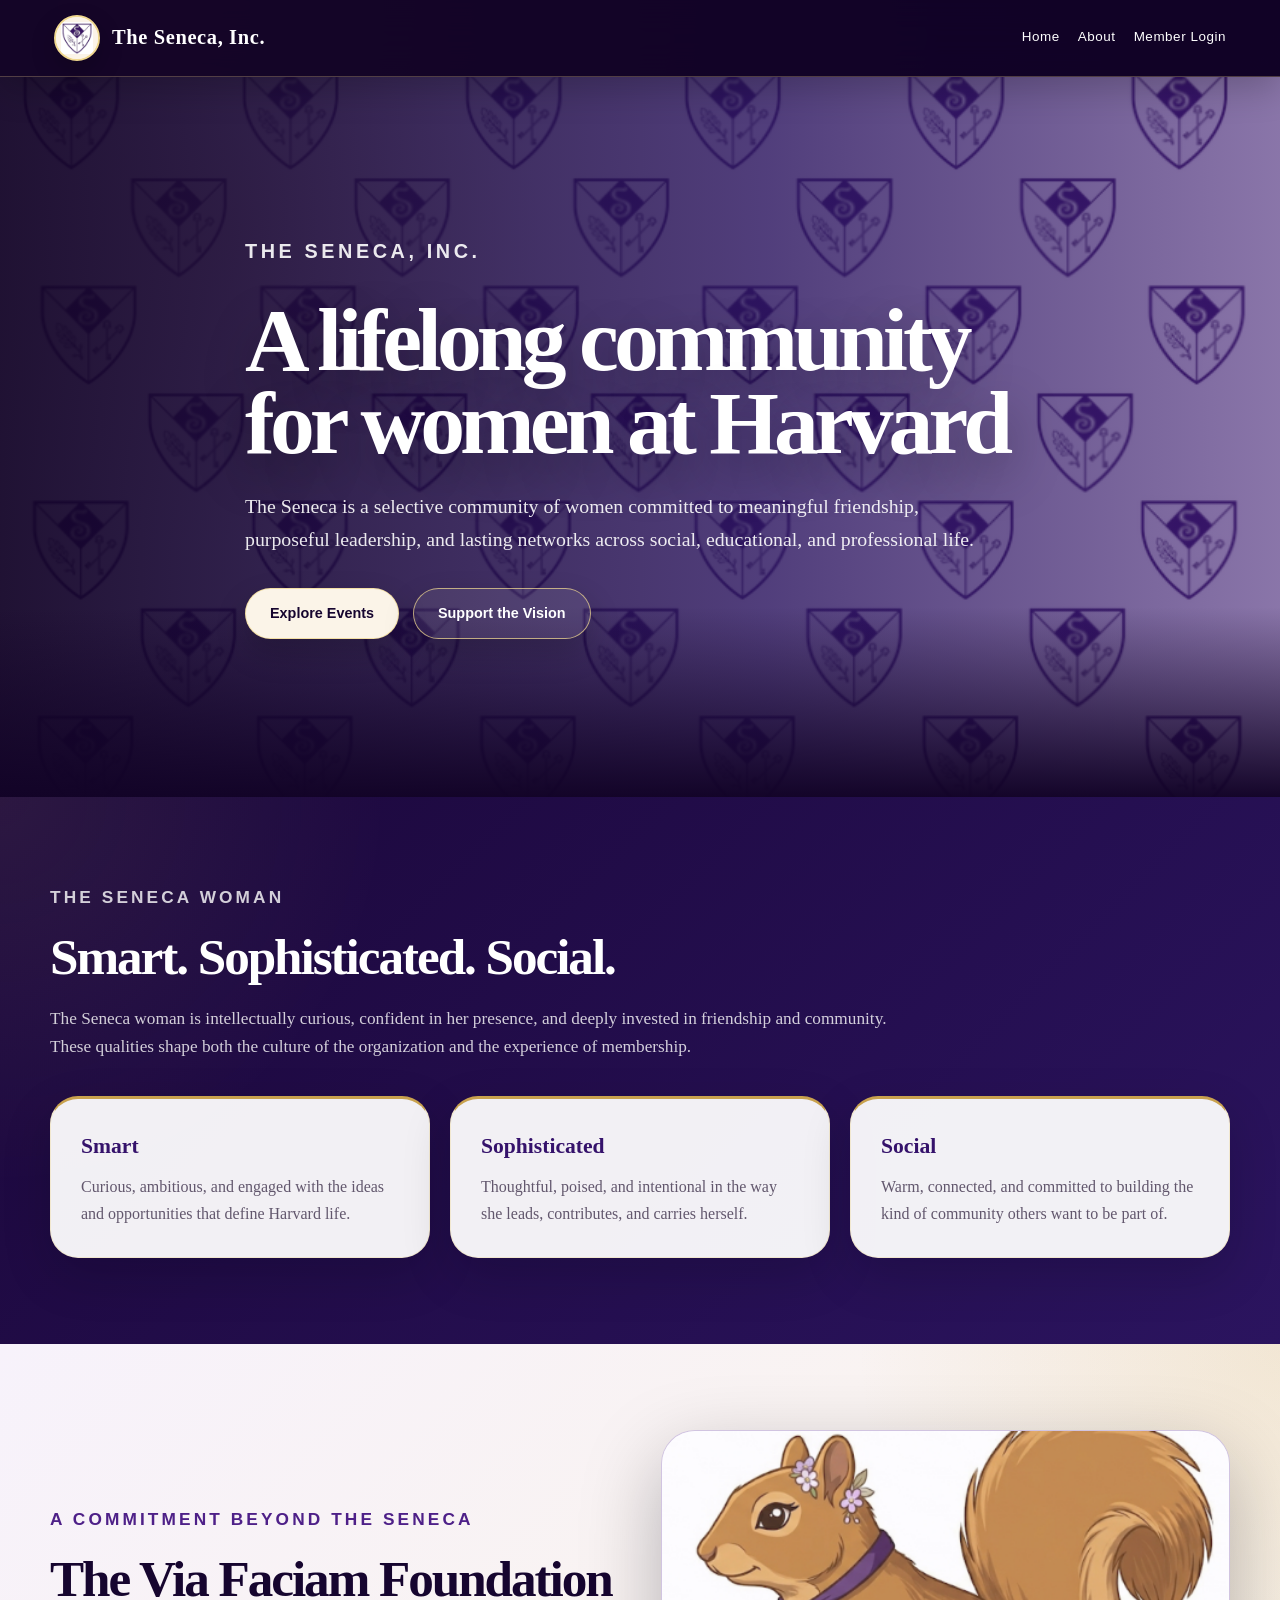
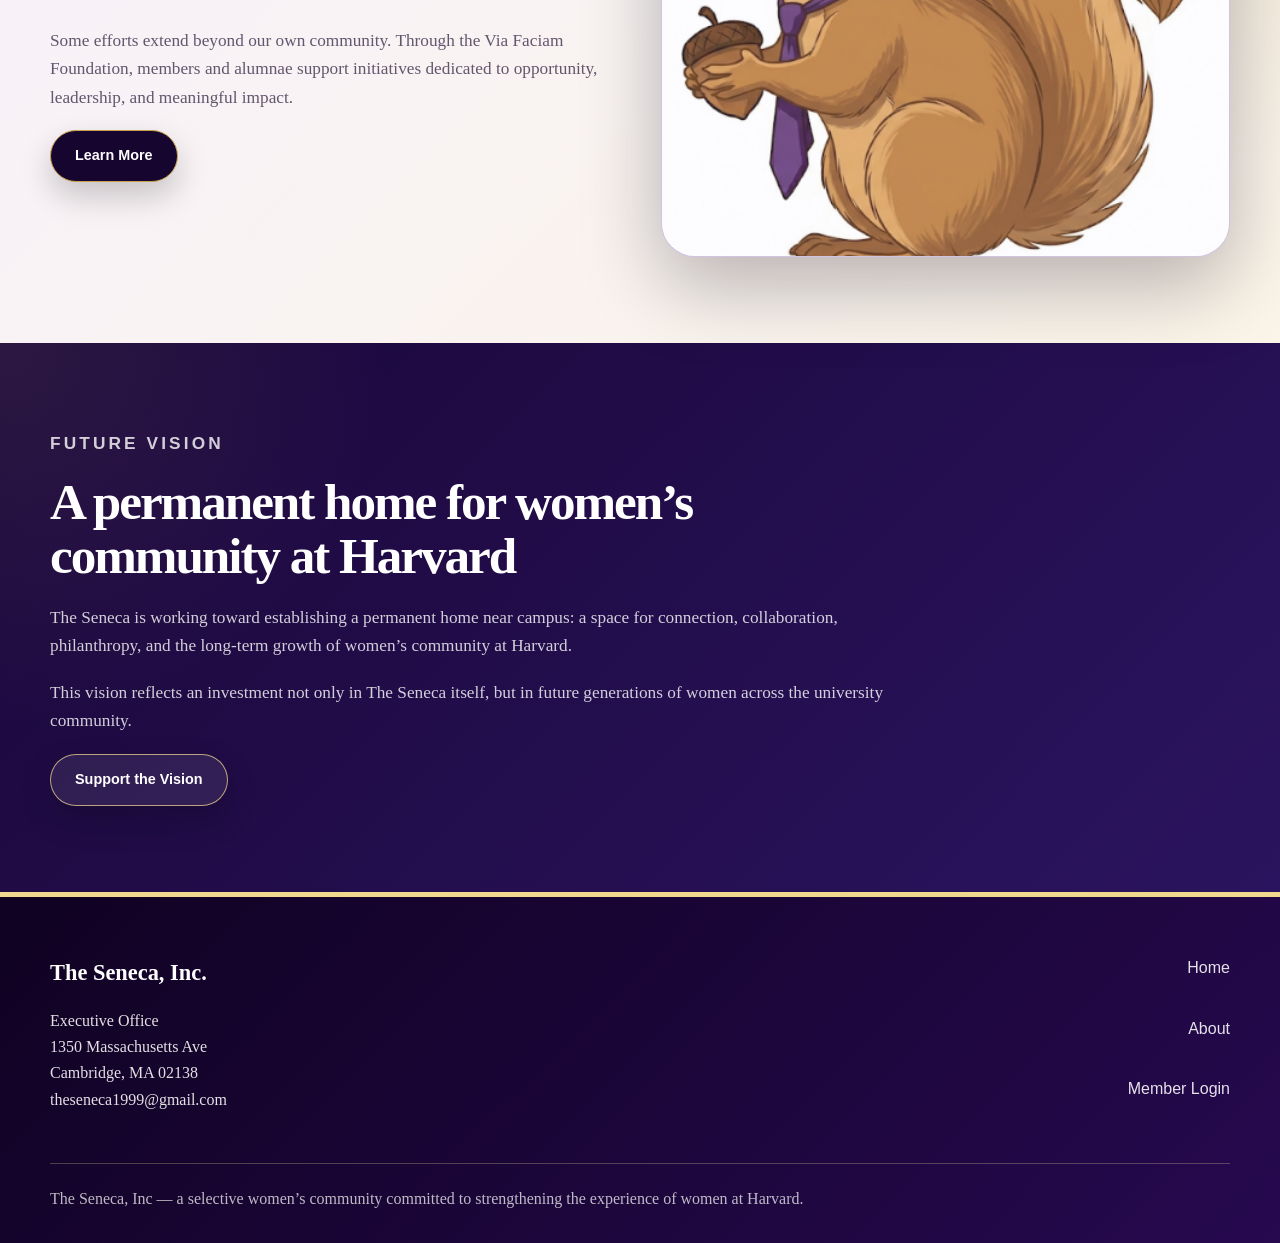
<file: index.html>
<!DOCTYPE html>
<html lang="en">
<head>
  <meta charset="UTF-8">
  <meta name="viewport" content="width=device-width, initial-scale=1.0">
  <title>Home | The Seneca</title>
  <link rel="stylesheet" href="styles.css">
</head>
<body>
<header class="site-header">
  <div class="nav-wrap">
    <a class="brand" href="index.html">
      <span class="brand-mark">
        <img src="senecalogo.png" alt="The Seneca logo">
        </span>
        <span class="brand-name">The Seneca, Inc.</span>
        </a>
        <nav class="main-nav">
          <a href="index.html">Home</a>
          <a href="about.html">About</a>
          <a href="login.html">Member Login</a>
          <!-- <a href="events.html">Events & Traditions</a> -->
          <!-- <a href="alumnae.html">Alumnae</a> -->
          <!-- <a href="giving.html">Giving</a> -->
        </nav>
          </div>
          </header>
<main>
<section class="hero home-hero">
  <div class="hero-inner">
    <div class="hero-content">
      <p class="eyebrow hero-eyebrow">The Seneca, Inc.</p>
      <h1>A lifelong community for women at Harvard</h1>
      <p>The Seneca is a selective community of women committed to meaningful friendship, purposeful leadership, and lasting networks across social, educational, and professional life.</p>
      <div class="btn-row">
        <a class="btn btn-primary" href="events.html">Explore Events</a>
        <a class="btn btn-secondary" href="giving.html">Support the Vision</a>
        </div>
        </div>
        </div>
        </section>
<section class="section">
  <div class="section-inner">
    <p class="eyebrow">The Seneca Woman</p>
    <h2>Smart. Sophisticated. Social.</h2>
    <p>The Seneca woman is intellectually curious, confident in her presence, and deeply invested in friendship and community. These qualities shape both the culture of the organization and the experience of membership.</p>
    <div class="cards three">
      <article class="card">
        <h3>Smart</h3>
        <p>Curious, ambitious, and engaged with the ideas and opportunities that define Harvard life.</p>
        </article>
        <article class="card">
          <h3>Sophisticated</h3>
          <p>Thoughtful, poised, and intentional in the way she leads, contributes, and carries herself.</p>
          </article>
          <article class="card">
            <h3>Social</h3>
            <p>Warm, connected, and committed to building the kind of community others want to be part of.</p>
            </article>
            </div>
            </div>
            </section>
<section class="section alt">
  <div class="section-inner grid-2">
    <div>
      <p class="eyebrow">A commitment beyond the Seneca</p>
      <h2>The Via Faciam Foundation</h2>
      <p>Some efforts extend beyond our own community. Through the Via Faciam Foundation, members and alumnae support initiatives dedicated to opportunity, leadership, and meaningful impact.</p>
      <a class="btn btn-dark" href="https://kculbert28.github.io/ViaFaciam/">Learn More</a>
      </div>
      <div class="image-frame light">
        <img src="SenecaSquirrel.png" alt="Seneca event">
        </div>
        </div>
        </section>
<section class="section">
  <div class="section-inner">
    <p class="eyebrow">Future Vision</p>
    <h2>A permanent home for women’s community at Harvard</h2>
    <p>The Seneca is working toward establishing a permanent home near campus: a space for connection, collaboration, philanthropy, and the long-term growth of women’s community at Harvard.</p>
    <p>This vision reflects an investment not only in The Seneca itself, but in future generations of women across the university community.</p>
    <a class="btn btn-outline" href="giving.html">Support the Vision</a>
    </div>
    </section>
</main>
<footer class="site-footer">
  <div class="footer-inner">
    <div class="footer-grid">
      <div>
        <div class="footer-title">The Seneca, Inc.</div>
        <p>Executive Office
        <br>1350 Massachusetts Ave<br>
        Cambridge, MA 02138<br>
        <a href="mailto:theseneca1999@gmail.com">theseneca1999@gmail.com</a>
        </p>
        </div>
        <nav class="footer-nav">
          <a href="index.html">Home</a>
          <a href="about.html">About</a>
          <a href="login.html">Member Login</a>
          <!-- <a href="events.html">Events & Traditions</a> -->
          <!-- <a href="alumnae.html">Alumnae</a> -->
          <!-- <a href="giving.html">Giving</a> -->
          </nav>
          </div>
          <div class="footer-bottom">The Seneca, Inc — a selective women’s community committed to strengthening the experience of women at Harvard.</div>
          </div>
          </footer>
</body>
</html>
</file>
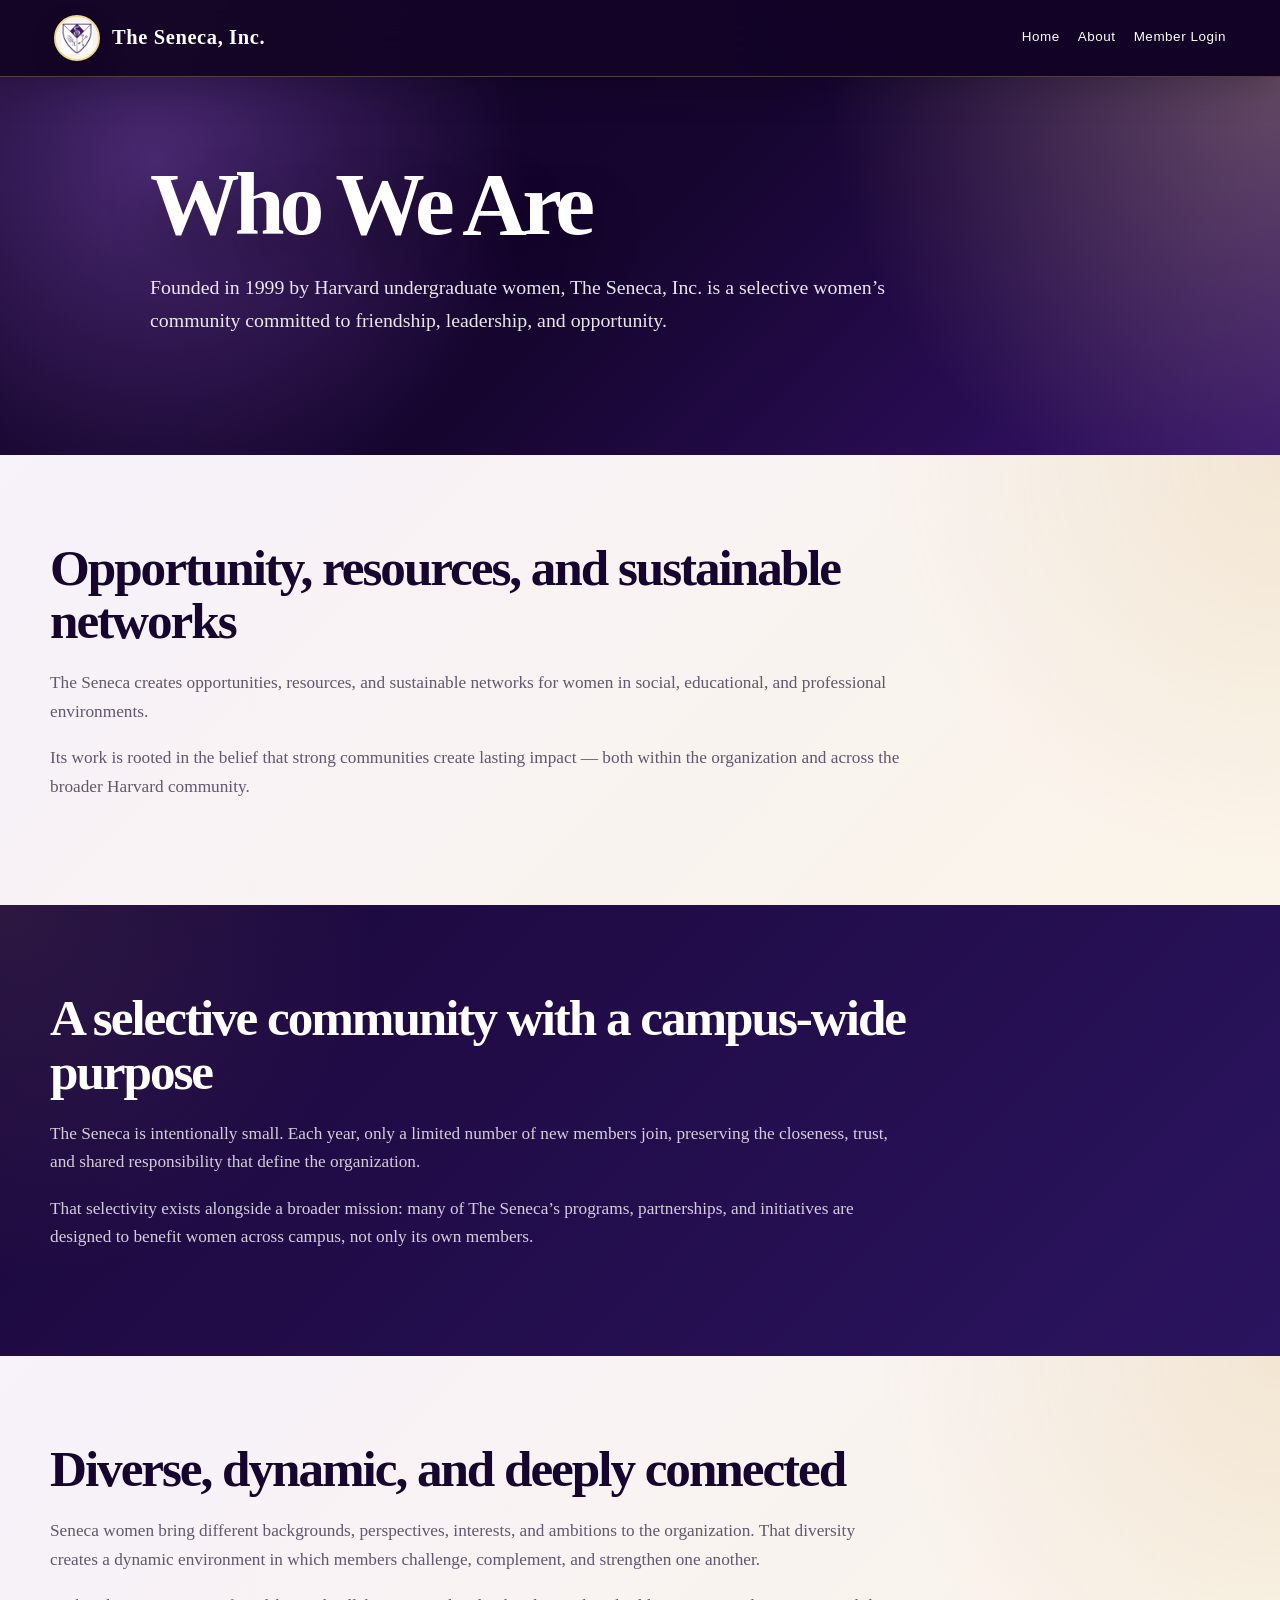
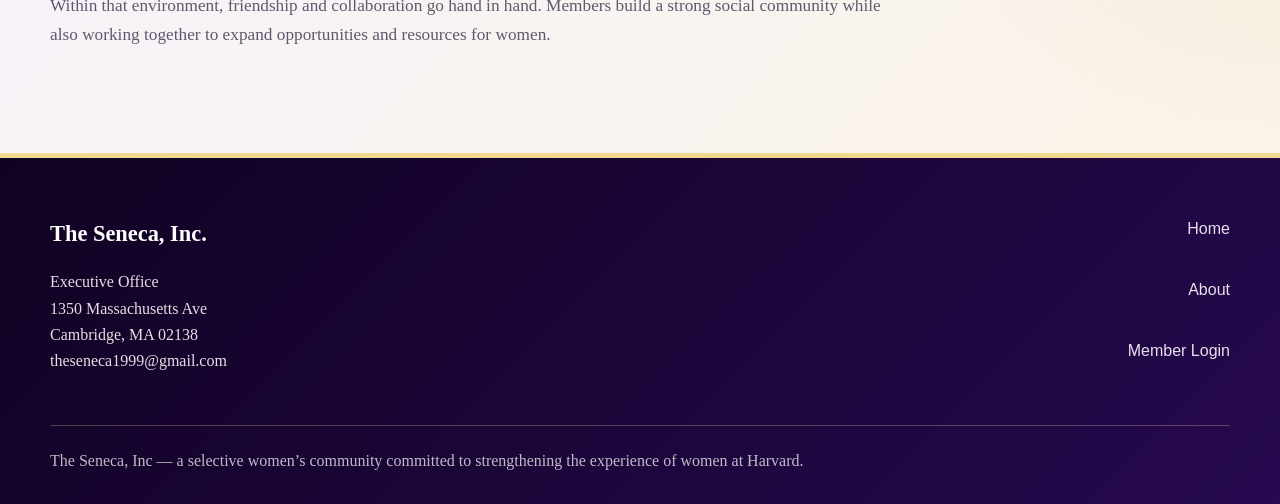
<file: about.html>
<!DOCTYPE html>
<html lang="en">
<head>
  <meta charset="UTF-8">
  <meta name="viewport" content="width=device-width, initial-scale=1.0">
  <title>About | The Seneca</title>
  <link rel="stylesheet" href="styles.css">
</head>
<body>
<header class="site-header">
  <div class="nav-wrap"><a class="brand" href="index.html">
    <span class="brand-mark"><img src="senecalogo.png" alt="The Seneca logo"></span>
    <span class="brand-name">The Seneca, Inc.</span>
    </a><nav class="main-nav">
      <a href="index.html">Home</a>
      <a href="about.html">About</a>
      <a href="login.html">Member Login</a>
      <!-- <a href="events.html">Events & Traditions</a> -->
      <!-- <a href="alumnae.html">Alumnae</a> -->
      <!-- <a href="giving.html">Giving</a> -->
    </nav>
      </div>
      </header>
<main>
  <section class="page-hero">
    <div class="hero-inner">
      <h1>Who We Are</h1>
      <p>Founded in 1999 by Harvard undergraduate women, The Seneca, Inc. is a selective women’s community committed to friendship, leadership, and opportunity.</p>
      </div>
      </section>
<section class="section alt">
  <div class="section-inner">
    <h2>Opportunity, resources, and sustainable networks</h2>
    <p>The Seneca creates opportunities, resources, and sustainable networks for women in social, educational, and professional environments.</p>
    <p>Its work is rooted in the belief that strong communities create lasting impact — both within the organization and across the broader Harvard community.</p>
    </div>
    </section>
<section class="section">
  <div class="section-inner">
    <h2>A selective community with a campus-wide purpose</h2>
    <p>The Seneca is intentionally small. Each year, only a limited number of new members join, preserving the closeness, trust, and shared responsibility that define the organization.</p>
    <p>That selectivity exists alongside a broader mission: many of The Seneca’s programs, partnerships, and initiatives are designed to benefit women across campus, not only its own members.</p>
    </div>
    </section>
<section class="section alt">
  <div class="section-inner">
    <h2>Diverse, dynamic, and deeply connected</h2>
    <p>Seneca women bring different backgrounds, perspectives, interests, and ambitions to the organization. That diversity creates a dynamic environment in which members challenge, complement, and strengthen one another.</p>
    <p>Within that environment, friendship and collaboration go hand in hand. Members build a strong social community while also working together to expand opportunities and resources for women.</p>
    </div>
    </section>
</section></main>
<footer class="site-footer">
  <div class="footer-inner">
    <div class="footer-grid"><div>
      <div class="footer-title">The Seneca, Inc.</div>
      <p>Executive Office<br>1350 Massachusetts Ave<br>Cambridge, MA 02138<br><a href="mailto:theseneca1999@gmail.com">theseneca1999@gmail.com</a></p>
      </div>
      <nav class="footer-nav">
        <a href="index.html">Home</a>
        <a href="about.html">About</a>
        <a href="login.html">Member Login</a>
        <!-- <a href="events.html">Events & Traditions</a> -->
        <!-- <a href="alumnae.html">Alumnae</a> -->
        <!-- <a href="giving.html">Giving</a> -->
        </nav>
        </div>
        <div class="footer-bottom">The Seneca, Inc — a selective women’s community committed to strengthening the experience of women at Harvard.</div></div>
        </footer>
</body>
</html>
</file>
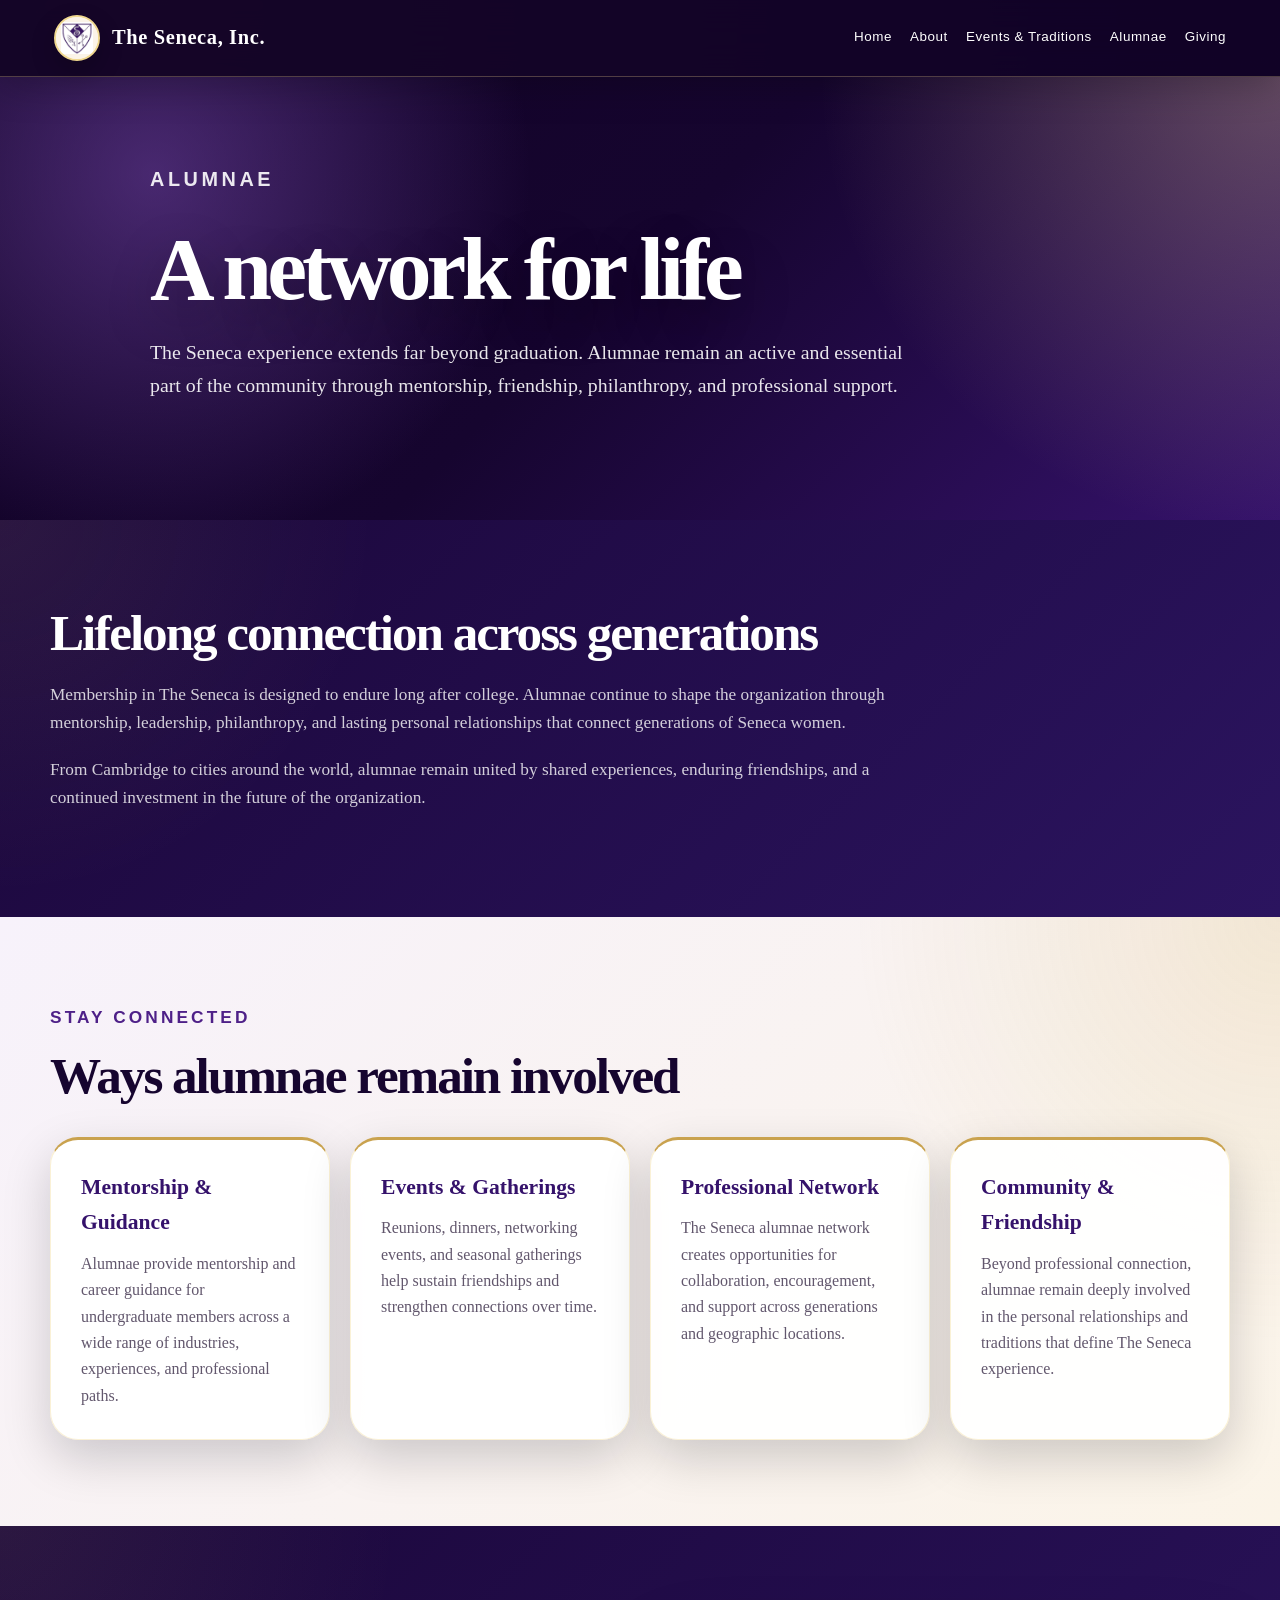
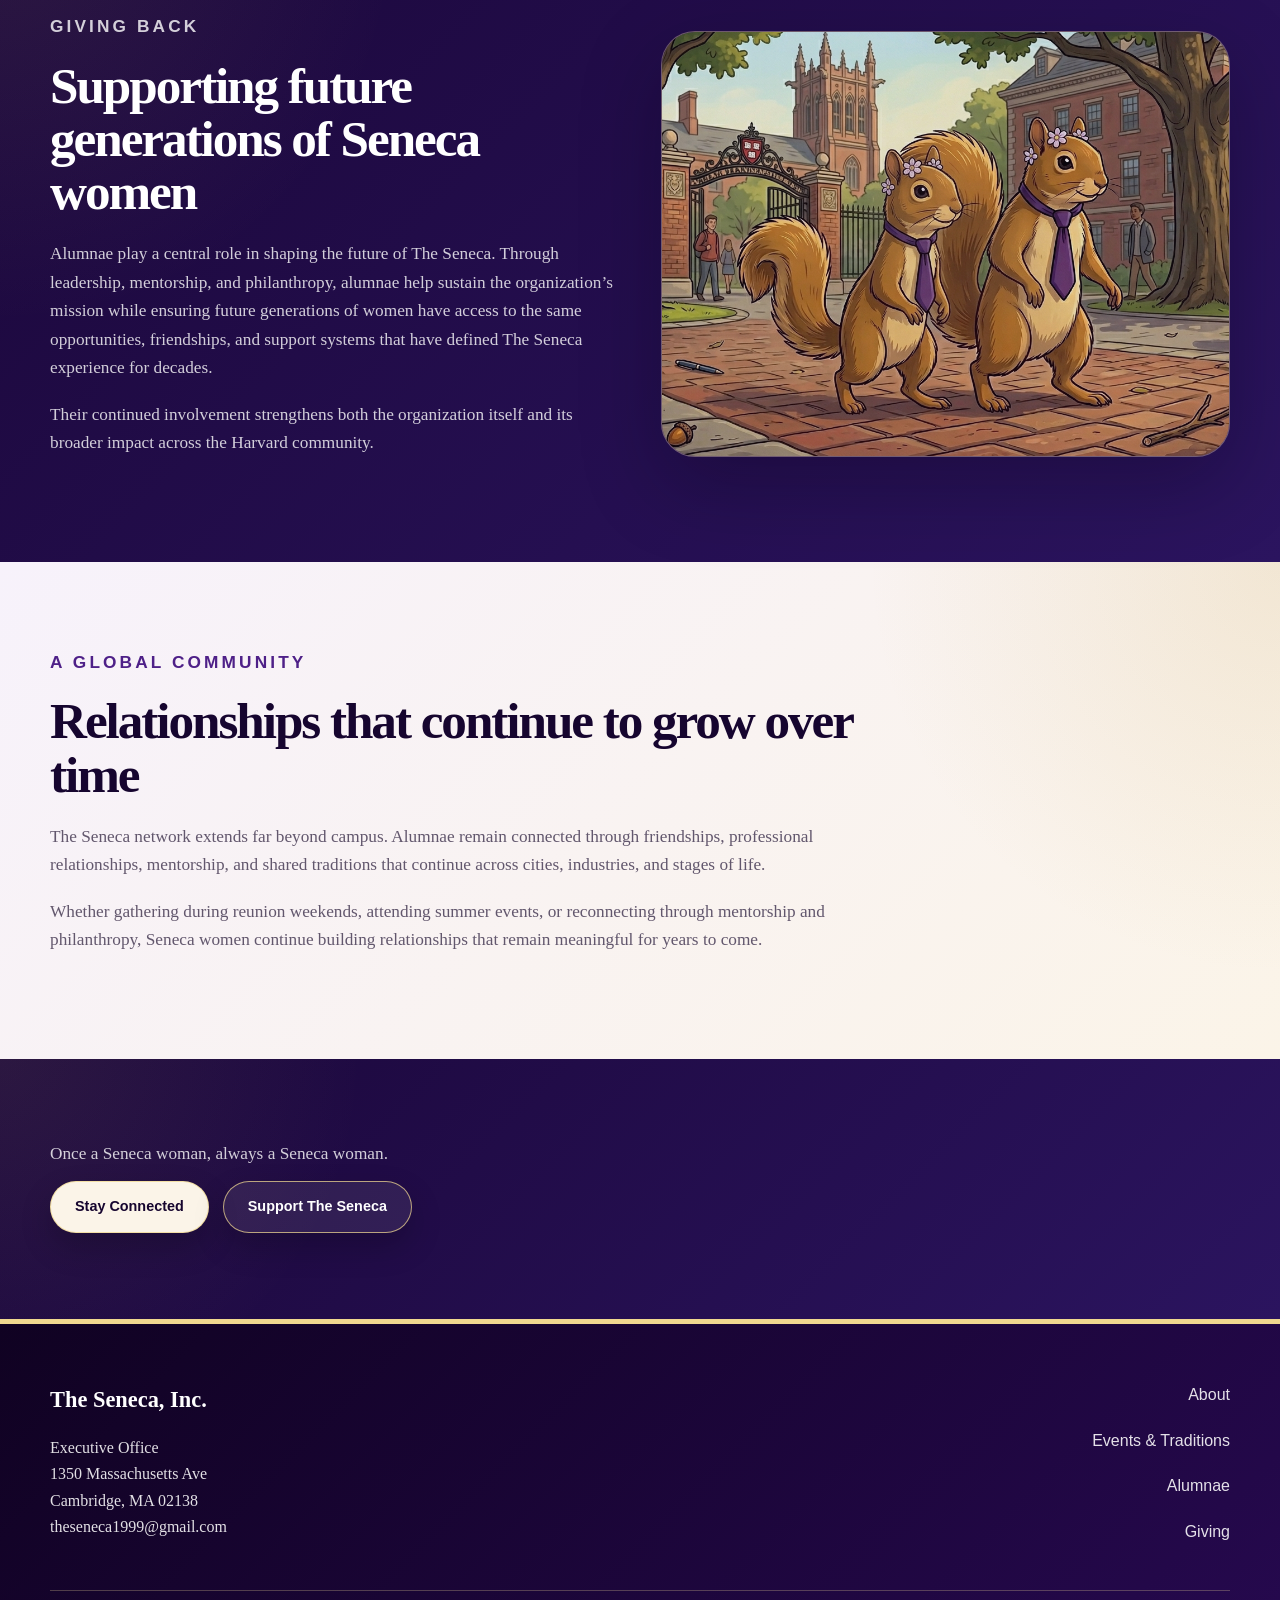
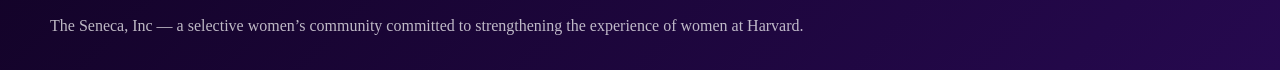
<file: alumnae.html>
<!DOCTYPE html>
<html lang="en">
<head>
  <meta charset="UTF-8">
  <meta name="viewport" content="width=device-width, initial-scale=1.0">
  <title>Alumnae | The Seneca</title>
  <link rel="stylesheet" href="styles.css">
</head>
<body>
<header class="site-header"><div class="nav-wrap"><a class="brand" href="index.html"><span class="brand-mark"><img src="senecalogo.png" alt="The Seneca logo"></span><span class="brand-name">The Seneca, Inc.</span></a><nav class="main-nav">
      <a href="index.html">Home</a>
      <a href="about.html">About</a>
      <a href="events.html">Events & Traditions</a>
      <a href="alumnae.html">Alumnae</a>
      <a href="giving.html">Giving</a>
    </nav></div></header>
<main>
  <section class="page-hero">
    <div class="hero-inner">
      <p class="eyebrow">Alumnae</p>
      <h1>A network for life</h1>
      <p>The Seneca experience extends far beyond graduation. Alumnae remain an active and essential part of the community through mentorship, friendship, philanthropy, and professional support.</p>
      </div>
      </section>
<section class="section">
  <div class="section-inner">
    <h2>Lifelong connection across generations</h2>
    <p>Membership in The Seneca is designed to endure long after college. Alumnae continue to shape the organization through mentorship, leadership, philanthropy, and lasting personal relationships that connect generations of Seneca women.</p>
    <p>From Cambridge to cities around the world, alumnae remain united by shared experiences, enduring friendships, and a continued investment in the future of the organization.</p>
    </div>
    </section>
<section class="section alt">
  <div class="section-inner">
    <p class="eyebrow">Stay Connected</p>
    <h2>Ways alumnae remain involved</h2>
    <div class="cards"><article class="card">
      <h3>Mentorship & Guidance</h3>
    <p>Alumnae provide mentorship and career guidance for undergraduate members across a wide range of industries, experiences, and professional paths.</p>
    </article>
    <article class="card">
      <h3>Events & Gatherings</h3>
      <p>Reunions, dinners, networking events, and seasonal gatherings help sustain friendships and strengthen connections over time.</p>
      </article>
      <article class="card">
        <h3>Professional Network</h3>
        <p>The Seneca alumnae network creates opportunities for collaboration, encouragement, and support across generations and geographic locations.</p>
        </article>
        <article class="card">
          <h3>Community & Friendship</h3>
          <p>Beyond professional connection, alumnae remain deeply involved in the personal relationships and traditions that define The Seneca experience.</p>
          </article>
          </div>
          </div>
          </section>
<section class="section">
  <div class="section-inner grid-2">
    <div>
      <p class="eyebrow">Giving Back</p>
      <h2>Supporting future generations of Seneca women</h2>
      <p>Alumnae play a central role in shaping the future of The Seneca. Through leadership, mentorship, and philanthropy, alumnae help sustain the organization’s mission while ensuring future generations of women have access to the same opportunities, friendships, and support systems that have defined The Seneca experience for decades.</p>
      <p>Their continued involvement strengthens both the organization itself and its broader impact across the Harvard community.</p>
      </div>
      <div class="image-frame light">
        <img src="SenecaHarvardCampus.png" alt="Seneca alumnae">
        </div>
        </div>
        </section>
<section class="section alt">
  <div class="section-inner">
    <p class="eyebrow">A Global Community</p>
    <h2>Relationships that continue to grow over time</h2>
    <p>The Seneca network extends far beyond campus. Alumnae remain connected through friendships, professional relationships, mentorship, and shared traditions that continue across cities, industries, and stages of life.</p>
    <p>Whether gathering during reunion weekends, attending summer events, or reconnecting through mentorship and philanthropy, Seneca women continue building relationships that remain meaningful for years to come.</p>
    </div>
    </section>
<section class="section">
  <div class="section-inner">
  <p class="statement">Once a Seneca woman, always a Seneca woman.</p>
  <div class="btn-row">
    <a class="btn btn-dark" href="mailto:theseneca1999@gmail.com">Stay Connected</a>
    <a class="btn btn-outline" href="giving.html">Support The Seneca</a>
    </div>
    </div>
    </section>
    </main>
<footer class="site-footer"><div class="footer-inner"><div class="footer-grid"><div><div class="footer-title">The Seneca, Inc.</div><p>Executive Office<br>1350 Massachusetts Ave<br>Cambridge, MA 02138<br><a href="mailto:theseneca1999@gmail.com">theseneca1999@gmail.com</a></p></div><nav class="footer-nav"><a href="about.html">About</a><a href="events.html">Events & Traditions</a><a href="alumnae.html">Alumnae</a><a href="giving.html">Giving</a></nav></div><div class="footer-bottom">The Seneca, Inc — a selective women’s community committed to strengthening the experience of women at Harvard.</div></div></footer>
</body>
</html>
</file>
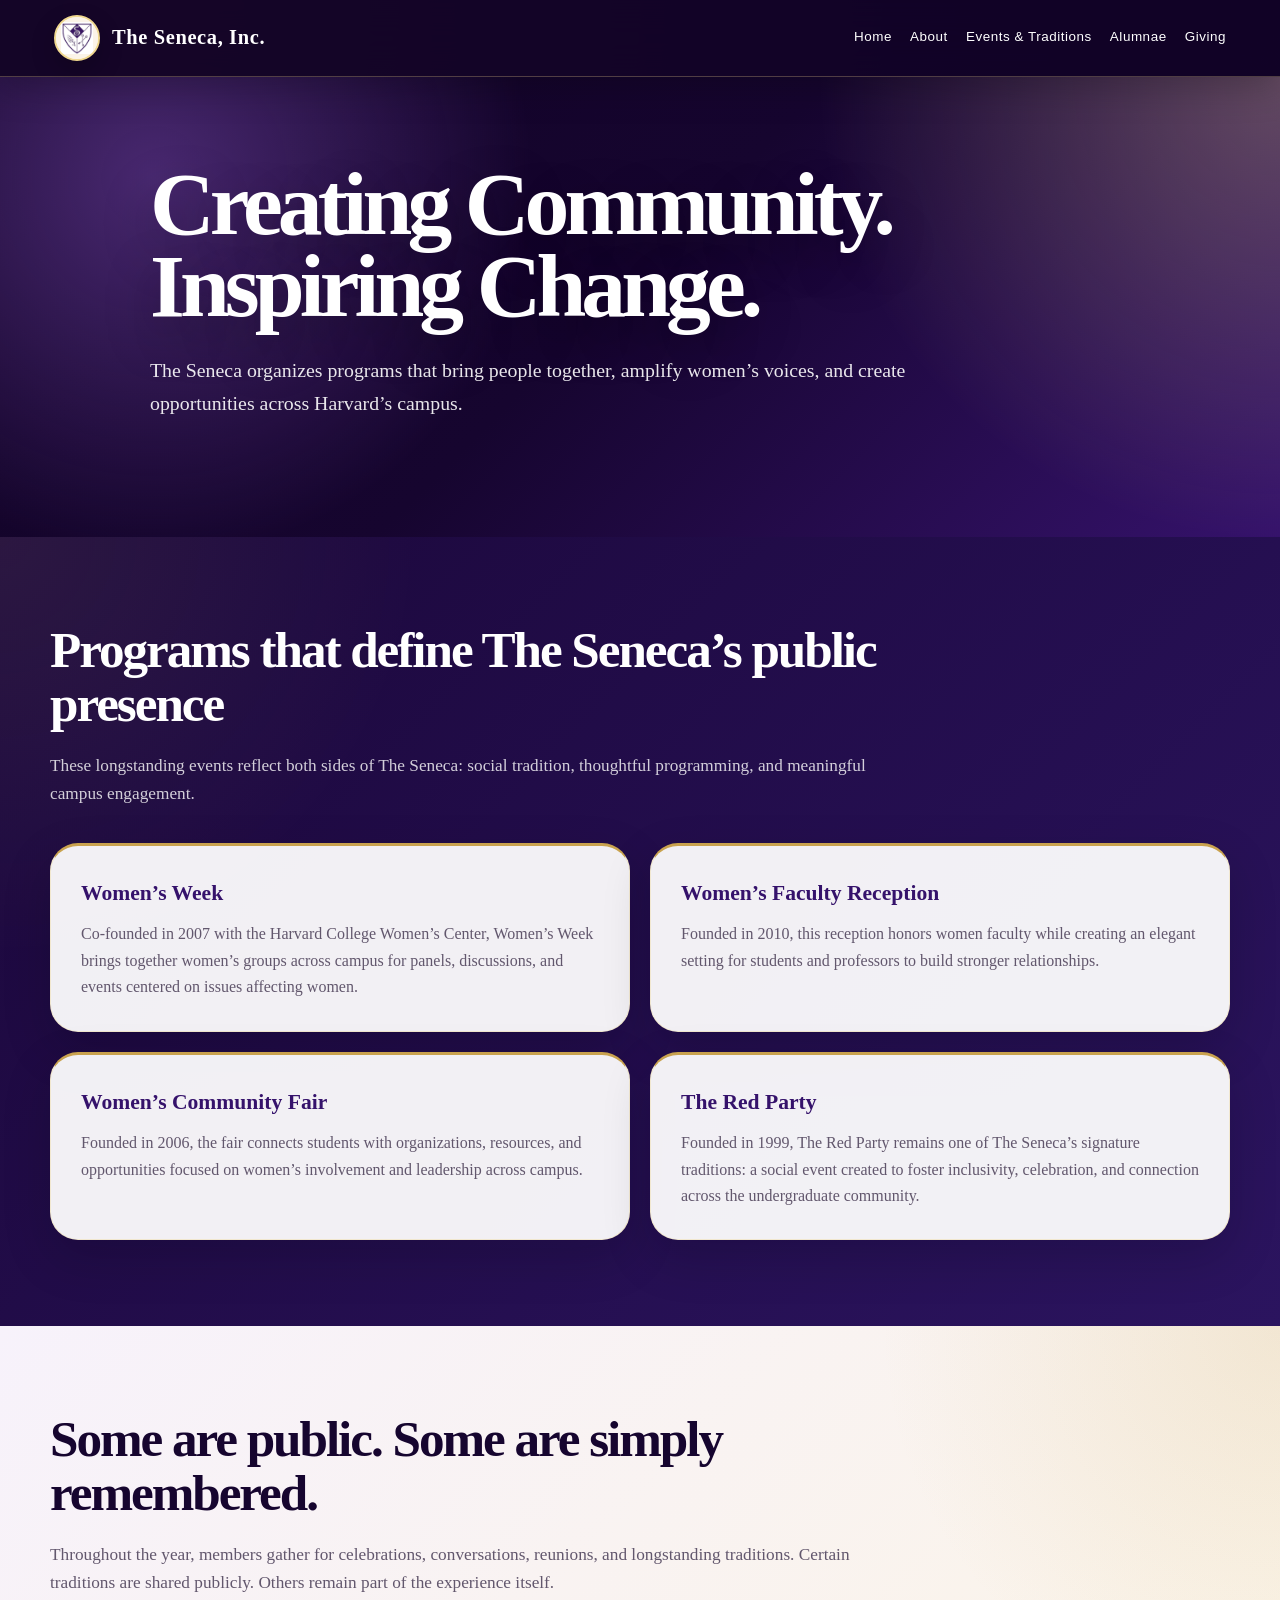
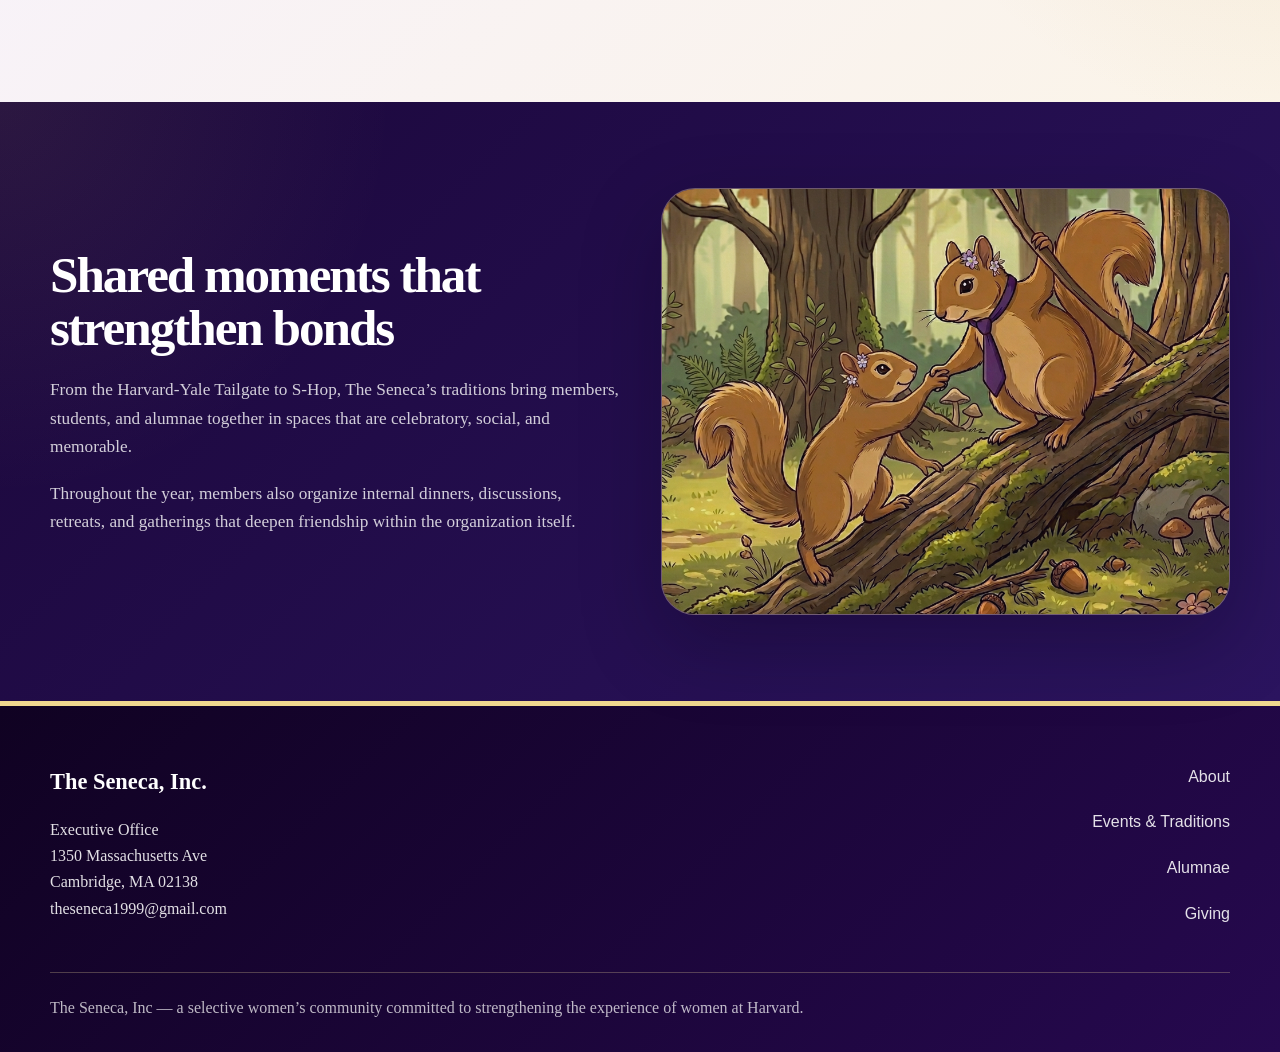
<file: events.html>
<!DOCTYPE html>
<html lang="en">
<head>
  <meta charset="UTF-8">
  <meta name="viewport" content="width=device-width, initial-scale=1.0">
  <title>Events & Traditions | The Seneca</title>
  <link rel="stylesheet" href="styles.css">
</head>
<body>
<header class="site-header"><div class="nav-wrap"><a class="brand" href="index.html"><span class="brand-mark"><img src="senecalogo.png" alt="The Seneca logo"></span><span class="brand-name">The Seneca, Inc.</span></a><nav class="main-nav">
      <a href="index.html">Home</a>
      <a href="about.html">About</a>
      <a href="events.html">Events & Traditions</a>
      <a href="alumnae.html">Alumnae</a>
      <a href="giving.html">Giving</a>
    </nav></div></header>
<main>
  <section class="page-hero">
    <div class="hero-inner">
      <h1>Creating Community. Inspiring Change.</h1>
      <p>The Seneca organizes programs that bring people together, amplify women’s voices, and create opportunities across Harvard’s campus.</p>
      </div>
      </section>
<section class="section">
  <div class="section-inner">
    <h2>Programs that define The Seneca’s public presence</h2>
    <p>These longstanding events reflect both sides of The Seneca: social tradition, thoughtful programming, and meaningful campus engagement.</p>
    <div class="cards two">
      <article class="card">
        <h3>Women’s Week</h3>
        <p>Co-founded in 2007 with the Harvard College Women’s Center, Women’s Week brings together women’s groups across campus for panels, discussions, and events centered on issues affecting women.</p>
        </article><article class="card">
          <h3>Women’s Faculty Reception</h3>
          <p>Founded in 2010, this reception honors women faculty while creating an elegant setting for students and professors to build stronger relationships.</p>
          </article>
          <article class="card">
            <h3>Women’s Community Fair</h3><p>Founded in 2006, the fair connects students with organizations, resources, and opportunities focused on women’s involvement and leadership across campus.</p>
            </article>
            <article class="card">
              <h3>The Red Party</h3>
              <p>Founded in 1999, The Red Party remains one of The Seneca’s signature traditions: a social event created to foster inclusivity, celebration, and connection across the undergraduate community.</p>
              </article>
              </div>
              </div>
              </section>
<section class="section alt">
  <div class="section-inner">
    <h2>Some are public. Some are simply remembered.</h2>
    <p>Throughout the year, members gather for celebrations, conversations, reunions, and longstanding traditions. Certain traditions are shared publicly. Others remain part of the experience itself.</p>
    </div>
    </section>
<section class="section">
  <div class="section-inner grid-2"><div>
    <h2>Shared moments that strengthen bonds</h2>
    <p>From the Harvard-Yale Tailgate to S-Hop, The Seneca’s traditions bring members, students, and alumnae together in spaces that are celebratory, social, and memorable.</p>
    <p>Throughout the year, members also organize internal dinners, discussions, retreats, and gatherings that deepen friendship within the organization itself.</p>
    </div>
    <div class="image-frame light">
      <img src="SenecaHelpingHand.png" alt="Women's Falculty Reception">
    </div>
    </div>
  </section>
</main>
<footer class="site-footer"><div class="footer-inner"><div class="footer-grid"><div><div class="footer-title">The Seneca, Inc.</div><p>Executive Office<br>1350 Massachusetts Ave<br>Cambridge, MA 02138<br><a href="mailto:theseneca1999@gmail.com">theseneca1999@gmail.com</a></p></div><nav class="footer-nav"><a href="about.html">About</a><a href="events.html">Events & Traditions</a><a href="alumnae.html">Alumnae</a><a href="giving.html">Giving</a></nav></div><div class="footer-bottom">The Seneca, Inc — a selective women’s community committed to strengthening the experience of women at Harvard.</div></div></footer>
</body>
</html>
</file>
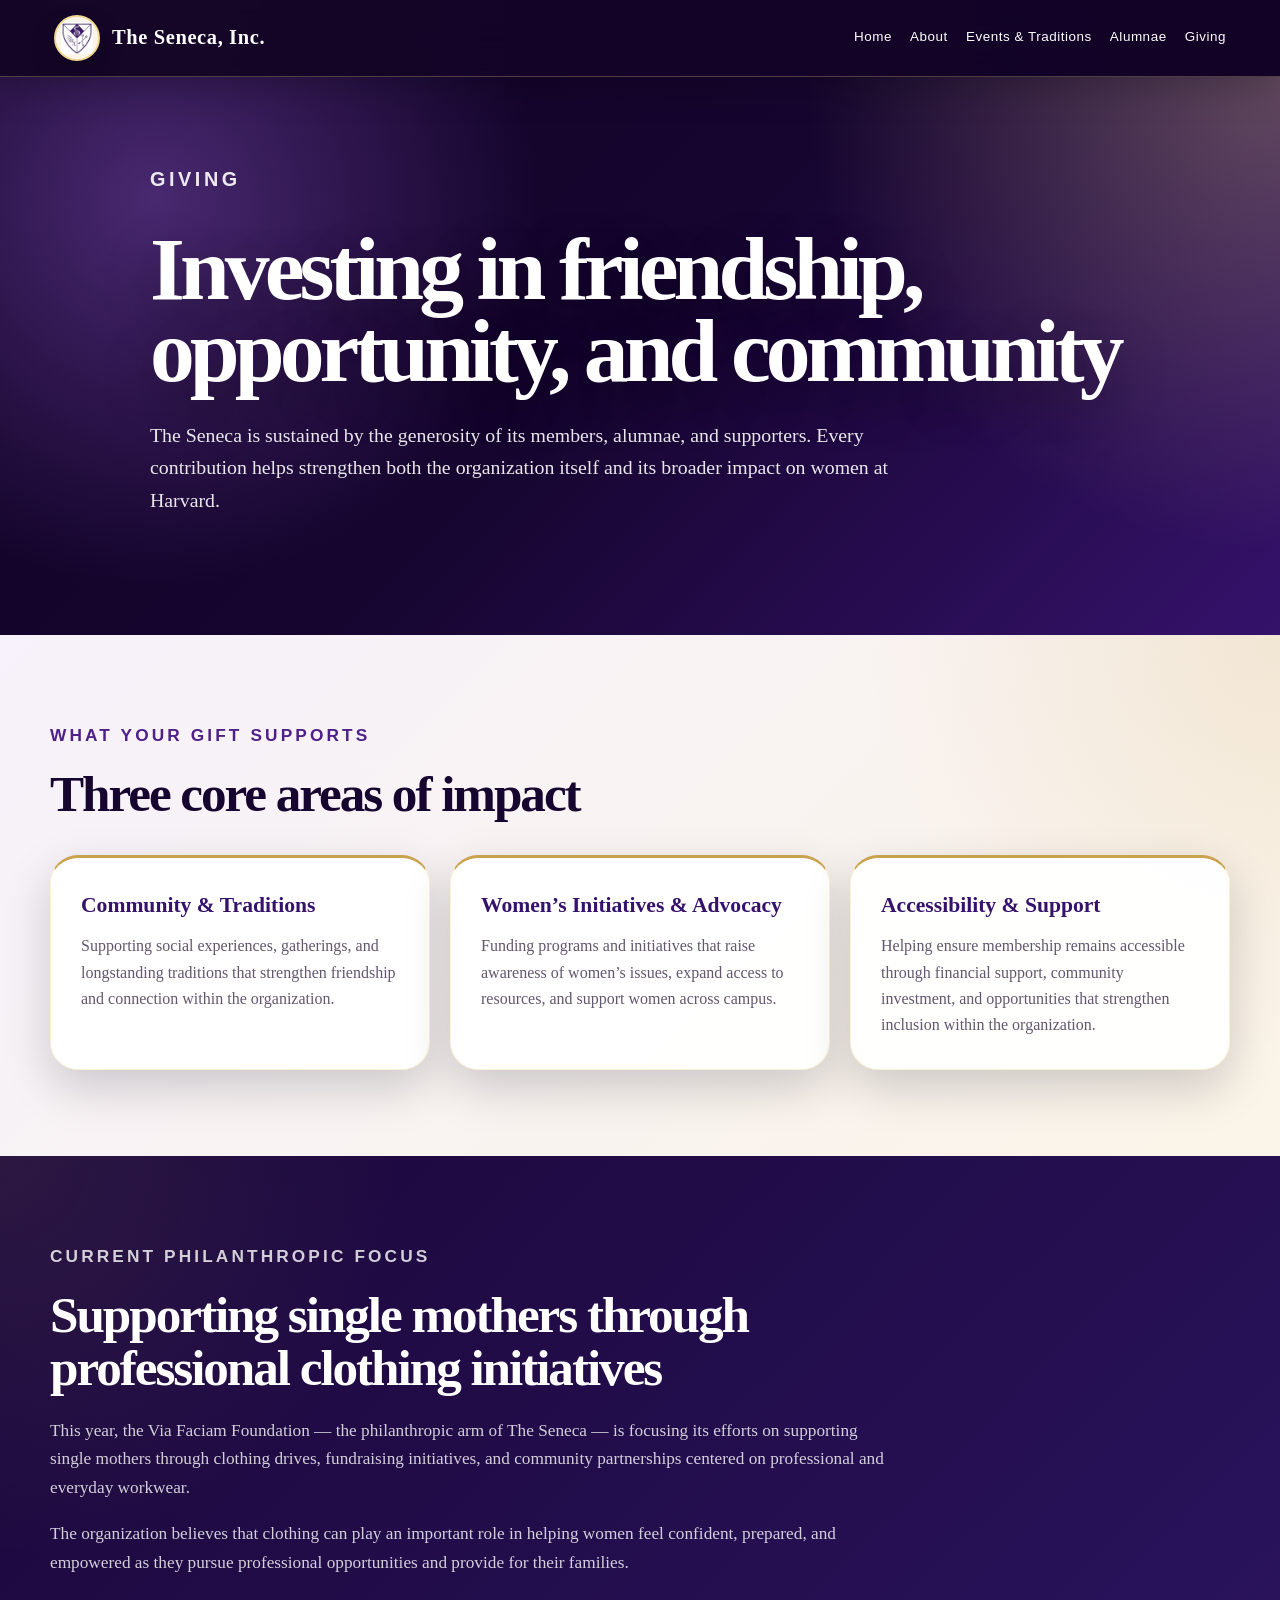
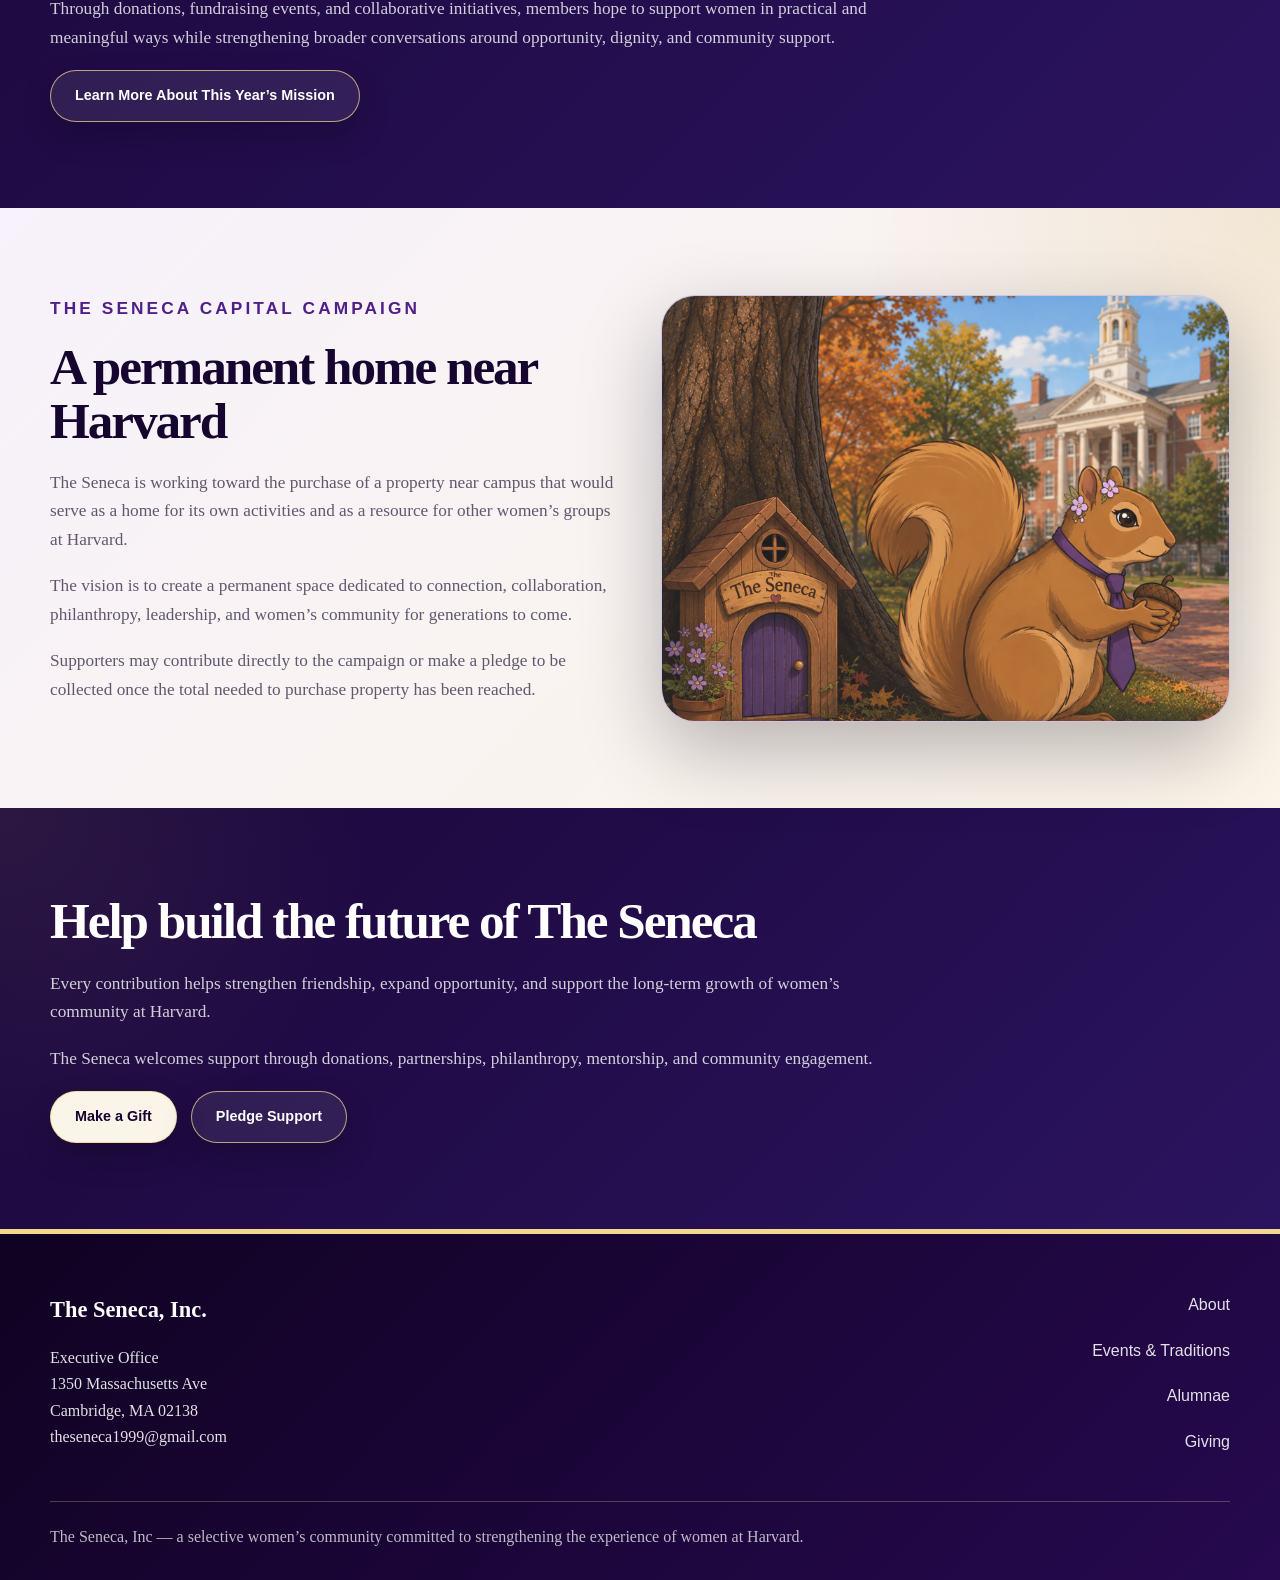
<file: giving.html>
<!DOCTYPE html>
<html lang="en">
<head>
  <meta charset="UTF-8">
  <meta name="viewport" content="width=device-width, initial-scale=1.0">
  <title>Giving | The Seneca</title>
  <link rel="stylesheet" href="styles.css">
</head>
<body>
<header class="site-header"><div class="nav-wrap"><a class="brand" href="index.html"><span class="brand-mark"><img src="senecalogo.png" alt="The Seneca logo"></span><span class="brand-name">The Seneca, Inc.</span></a><nav class="main-nav">
      <a href="index.html">Home</a>
      <a href="about.html">About</a>
      <a href="events.html">Events & Traditions</a>
      <a href="alumnae.html">Alumnae</a>
      <a href="giving.html">Giving</a>
    </nav></div></header>
<main>
  <section class="page-hero">
    <div class="hero-inner">
      <p class="eyebrow">Giving</p>
      <h1>Investing in friendship, opportunity, and community</h1>
      <p>The Seneca is sustained by the generosity of its members, alumnae, and supporters. Every contribution helps strengthen both the organization itself and its broader impact on women at Harvard.</p>
      </div>
      </section>
<section class="section alt">
  <div class="section-inner">
    <p class="eyebrow">What Your Gift Supports</p>
    <h2>Three core areas of impact</h2>
    <div class="cards three">
      <article class="card">
        <h3>Community & Traditions</h3>
        <p>Supporting social experiences, gatherings, and longstanding traditions that strengthen friendship and connection within the organization.</p>
        </article>
        <article class="card">
          <h3>Women’s Initiatives & Advocacy</h3>
          <p>Funding programs and initiatives that raise awareness of women’s issues, expand access to resources, and support women across campus.</p>
          </article>
          <article class="card">
            <h3>Accessibility & Support</h3>
            <p>Helping ensure membership remains accessible through financial support, community investment, and opportunities that strengthen inclusion within the organization.</p>
            </article>
            </div>
            </div>
            </section>
<section class="section">
  <div class="section-inner">
    <p class="eyebrow">Current Philanthropic Focus</p>
    <h2>Supporting single mothers through professional clothing initiatives</h2>
    <p>This year, the Via Faciam Foundation — the philanthropic arm of The Seneca — is focusing its efforts on supporting single mothers through clothing drives, fundraising initiatives, and community partnerships centered on professional and everyday workwear.</p>
<p>The organization believes that clothing can play an important role in helping women feel confident, prepared, and empowered as they pursue professional opportunities and provide for their families.</p>
<p>Through donations, fundraising events, and collaborative initiatives, members hope to support women in practical and meaningful ways while strengthening broader conversations around opportunity, dignity, and community support.</p>
<a class="btn btn-outline" href="https://kculbert28.github.io/ViaFaciam/">Learn More About This Year’s Mission</a>
</div>
</section>
<section class="section alt">
  <div class="section-inner grid-2">
    <div>
      <p class="eyebrow">The Seneca Capital Campaign</p>
      <h2>A permanent home near Harvard</h2>
      <p>The Seneca is working toward the purchase of a property near campus that would serve as a home for its own activities and as a resource for other women’s groups at Harvard.</p>
      <p>The vision is to create a permanent space dedicated to connection, collaboration, philanthropy, leadership, and women’s community for generations to come.</p><p>Supporters may contribute directly to the campaign or make a pledge to be collected once the total needed to purchase property has been reached.</p>
      </div>
      <div class="image-frame light"><img src="SenecaHouse.png" alt="Future Seneca home"></div>
      </div>
      </section>
<section class="section"><div class="section-inner"><h2>Help build the future of The Seneca</h2><p>Every contribution helps strengthen friendship, expand opportunity, and support the long-term growth of women’s community at Harvard.</p><p>The Seneca welcomes support through donations, partnerships, philanthropy, mentorship, and community engagement.</p><div class="btn-row"><a class="btn btn-dark" href="mailto:theseneca1999@gmail.com">Make a Gift</a><a class="btn btn-outline" href="mailto:theseneca1999@gmail.com">Pledge Support</a></div></div></section></main>
<footer class="site-footer"><div class="footer-inner"><div class="footer-grid"><div><div class="footer-title">The Seneca, Inc.</div><p>Executive Office<br>1350 Massachusetts Ave<br>Cambridge, MA 02138<br><a href="mailto:theseneca1999@gmail.com">theseneca1999@gmail.com</a></p></div><nav class="footer-nav"><a href="about.html">About</a><a href="events.html">Events & Traditions</a><a href="alumnae.html">Alumnae</a><a href="giving.html">Giving</a></nav></div><div class="footer-bottom">The Seneca, Inc — a selective women’s community committed to strengthening the experience of women at Harvard.</div></div></footer>
</body>
</html>
</file>
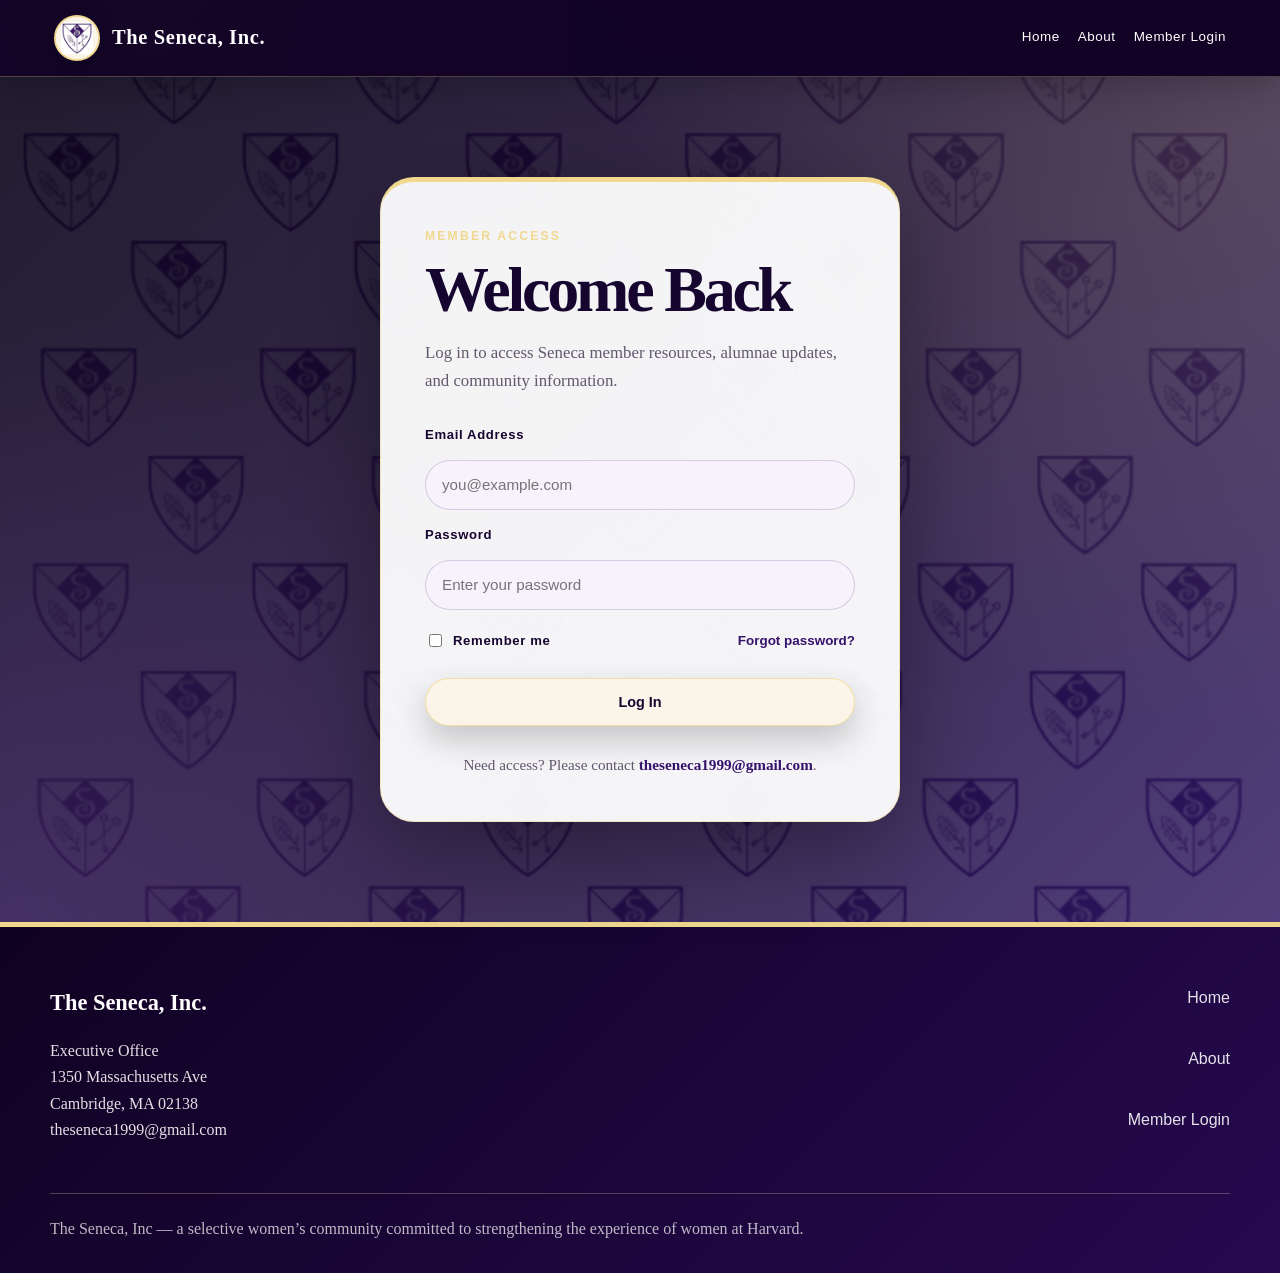
<file: login.html>
<!DOCTYPE html>
<html lang="en">
<head>
  <meta charset="UTF-8">
  <meta name="viewport" content="width=device-width, initial-scale=1.0">
  <title>Login | The Seneca</title>
  <link rel="stylesheet" href="styles.css">
</head>

<body>
<header class="site-header">
  <div class="nav-wrap">
    <a class="brand" href="index.html">
      <span class="brand-mark">
        <img src="senecalogo.png" alt="The Seneca logo">
      </span>
      <span class="brand-name">The Seneca, Inc.</span>
    </a>

    <nav class="main-nav">
      <a href="index.html">Home</a>
      <a href="about.html">About</a>
      <a href="login.html">Member Login</a>
      <!-- <a href="events.html">Events & Traditions</a> -->
      <!-- <a href="alumnae.html">Alumnae</a> -->
      <!-- <a href="giving.html">Giving</a> -->
    </nav>
  </div>
</header>

<main>
  <section class="login-section">
    <div class="login-card">
      <p class="eyebrow">Member Access</p>
      <h1>Welcome Back</h1>
      <p class="login-intro">
        Log in to access Seneca member resources, alumnae updates, and community information.
      </p>

      <form class="login-form" action="#" method="post">
        <label for="email">Email Address</label>
        <input type="email" id="email" name="email" placeholder="you@example.com" required>

        <label for="password">Password</label>
        <input type="password" id="password" name="password" placeholder="Enter your password" required>

        <div class="login-options">
          <label class="remember-me">
            <input type="checkbox" name="remember">
            Remember me
          </label>
          <a href="#">Forgot password?</a>
        </div>

        <button class="btn btn-dark login-btn" type="submit">Log In</button>
      </form>

      <p class="login-note">
        Need access? Please contact
        <a href="mailto:theseneca1999@gmail.com">theseneca1999@gmail.com</a>.
      </p>
    </div>
  </section>
</main>

<footer class="site-footer">
  <div class="footer-inner">
    <div class="footer-grid">
      <div>
        <div class="footer-title">The Seneca, Inc.</div>
        <p>
          Executive Office<br>
          1350 Massachusetts Ave<br>
          Cambridge, MA 02138<br>
          <a href="mailto:theseneca1999@gmail.com">theseneca1999@gmail.com</a>
        </p>
      </div>
      <nav class="footer-nav">
        <a href="index.html">Home</a>
        <a href="about.html">About</a>
        <a href="login.html">Member Login</a>
        <!--<a href="events.html">Events & Traditions</a> -->
        <!--<a href="alumnae.html">Alumnae</a> -->
        <!--<a href="giving.html">Giving</a> -->
      </nav>
    </div>

    <div class="footer-bottom">
      The Seneca, Inc — a selective women’s community committed to strengthening the experience of women at Harvard.
    </div>
  </div>
</footer>
</body>
</html>
</file>
<file: styles.css>
:root {
  --purple: #35126b;
  --purple-dark: #1b073a;
  --purple-mid: #5d2f91;
  --lavender: #eee4f7;
  --lavender-soft: #f7f1fb;
  --cream: #fbf4e8;
  --cream-deep: #f2dfbf;
  --gold: #c9a24e;
  --gold-soft: #ecd79a;
  --rose: #d7a8c0;
  --ink: #21172b;
  --muted: #6f6478;
  --white: #ffffff;
  --line: rgba(53, 18, 107, 0.16);
  --shadow: 0 26px 70px rgba(42, 12, 83, 0.16);
}

* { box-sizing: border-box; }
body {
  margin: 0;
  font-family: Georgia, 'Times New Roman', serif;
  color: var(--ink);
  background: linear-gradient(180deg, var(--cream) 0%, #fff 24%, var(--lavender-soft) 100%);
  line-height: 1.65;
}
a { color: inherit; text-decoration: none; }
img { max-width: 100%; display: block; }

.site-header {
  position: sticky;
  top: 0;
  z-index: 10;
  background: rgba(251, 244, 232, 0.92);
  backdrop-filter: blur(18px);
  border-bottom: 1px solid rgba(201, 162, 78, 0.28);
  box-shadow: 0 8px 28px rgba(42, 12, 83, 0.06);
}
.nav-wrap {
  max-width: 1220px;
  margin: 0 auto;
  padding: 15px 24px;
  display: flex;
  align-items: center;
  justify-content: space-between;
  gap: 24px;
}
.brand {
  display: inline-flex;
  align-items: center;
  gap: 12px;
  color: var(--purple-dark);
}
.brand-mark {
  width: 46px;
  height: 46px;
  border-radius: 50%;
  overflow: hidden;
  border: 2px solid var(--gold);
  background: radial-gradient(circle at 30% 20%, var(--cream), var(--lavender));
  box-shadow: 0 10px 24px rgba(53, 18, 107, .14);
  flex: 0 0 auto;
}
.brand-mark img { width: 100%; height: 100%; object-fit: cover; }
.brand-name {
  font-size: 1.28rem;
  font-weight: 700;
  letter-spacing: 0.03em;
  white-space: nowrap;
}
.main-nav {
  display: flex;
  flex-wrap: wrap;
  gap: 18px;
  font-family: Arial, sans-serif;
  font-size: 0.84rem;
  letter-spacing: 0.04em;
  color: var(--purple-dark);
}
.main-nav a {
  padding: 8px 0;
  border-bottom: 1px solid transparent;
  transition: color .2s ease, border-color .2s ease;
}
.main-nav a:hover { color: var(--purple-mid); border-color: var(--gold); }

.hero {
  background:
    radial-gradient(circle at top right, rgba(236, 215, 154, .38), transparent 34%),
    linear-gradient(135deg, var(--purple-dark), var(--purple));
  color: var(--white);
  padding: 92px 24px;
  position: relative;
  overflow: hidden;
}
.home-hero {
  min-height: 720px;
  display: flex;
  align-items: center;
  background:
    linear-gradient(90deg, rgba(27, 7, 58, .89) 0%, rgba(53, 18, 107, .72) 48%, rgba(53, 18, 107, .28) 100%),
    radial-gradient(circle at 18% 22%, rgba(201, 162, 78, .36), transparent 26%),
    url('image.png') center/cover no-repeat;
}
.home-hero::after {
  content: '';
  position: absolute;
  inset: auto 0 0 0;
  height: 190px;
  background: linear-gradient(180deg, transparent, rgba(251, 244, 232, .96));
  pointer-events: none;
}
.hero-inner, .section-inner, .footer-inner {
  max-width: 1180px;
  margin: 0 auto;
  position: relative;
  z-index: 1;
}
.hero-content {
  max-width: 790px;
  padding: 46px 0;
}
.hero-grid {
  display: grid;
  grid-template-columns: 1.1fr .9fr;
  gap: 48px;
  align-items: center;
}
.eyebrow {
  font-family: Arial, sans-serif;
  text-transform: uppercase;
  letter-spacing: 0.18em;
  font-size: 0.76rem;
  font-weight: 700;
  color: var(--gold);
  margin: 0 0 14px;
}
.hero-eyebrow { color: var(--gold-soft); }
.hero h1, .page-hero h1 {
  font-size: clamp(2.8rem, 7vw, 6.7rem);
  line-height: 0.92;
  letter-spacing: -0.055em;
  margin: 0 0 26px;
  text-shadow: 0 18px 50px rgba(0,0,0,.28);
}
.hero p, .page-hero p {
  font-size: 1.24rem;
  max-width: 760px;
  color: rgba(255,255,255,0.9);
  margin: 0 0 32px;
}
.btn-row { display: flex; flex-wrap: wrap; gap: 14px; }
.btn {
  display: inline-flex;
  align-items: center;
  justify-content: center;
  min-height: 48px;
  padding: 13px 24px;
  border-radius: 999px;
  font-family: Arial, sans-serif;
  font-weight: 700;
  font-size: .9rem;
  border: 1px solid transparent;
  box-shadow: 0 12px 28px rgba(53, 18, 107, .12);
  transition: transform .2s ease, box-shadow .2s ease, background .2s ease;
}
.btn:hover { transform: translateY(-2px); box-shadow: 0 18px 34px rgba(53,18,107,.18); }
.btn-primary { background: var(--cream); color: var(--purple); border-color: rgba(201,162,78,.35); }
.btn-secondary { background: rgba(255,255,255,.08); color: var(--white); border-color: rgba(236,215,154,.75); }
.btn-dark { background: var(--purple); color: var(--white); }
.btn-outline { color: var(--purple); border-color: var(--gold); background: rgba(251,244,232,.7); }
.image-frame {
  min-height: 360px;
  border: 1px solid rgba(236,215,154,.45);
  border-radius: 34px;
  overflow: hidden;
  background: rgba(255,255,255,.11);
  box-shadow: var(--shadow);
}
.image-frame.light { background: var(--lavender); border-color: var(--line); }
.image-frame img { width: 100%; height: 100%; object-fit: cover; opacity: .88; }

.section { padding: 86px 24px; }
.section.alt { background: linear-gradient(135deg, var(--lavender-soft), var(--cream)); }
.section h2 {
  font-size: clamp(2rem, 4vw, 3.7rem);
  line-height: 1.04;
  letter-spacing: -0.04em;
  color: var(--purple-dark);
  margin: 0 0 22px;
  max-width: 860px;
}
.section p { max-width: 850px; margin: 0 0 18px; color: var(--muted); font-size: 1.08rem; }
.grid-2 { display: grid; grid-template-columns: 1fr 1fr; gap: 42px; align-items: center; }
.cards { display: grid; grid-template-columns: repeat(4, 1fr); gap: 20px; margin-top: 34px; }
.cards.three { grid-template-columns: repeat(3, 1fr); }
.cards.two { grid-template-columns: repeat(2, 1fr); }
.card {
  background: rgba(255,255,255,.88);
  border: 1px solid var(--line);
  border-top: 3px solid var(--gold);
  border-radius: 28px;
  padding: 30px;
  box-shadow: 0 16px 42px rgba(47, 19, 95, 0.08);
}
.alt .card { background: rgba(255,255,255,.78); }
.card h3 { margin: 0 0 10px; color: var(--purple); font-size: 1.35rem; }
.card p { font-size: 1rem; margin: 0; }
.statement {
  font-size: clamp(2rem, 4vw, 4rem);
  line-height: 1.05;
  color: var(--purple);
  max-width: 900px;
  margin: 0 0 28px;
}

.page-hero {
  background:
    radial-gradient(circle at top left, rgba(236,215,154,.28), transparent 30%),
    linear-gradient(135deg, var(--purple-dark), var(--purple-mid));
  color: white;
  padding: 86px 24px;
}
.page-hero .hero-inner { max-width: 980px; }

.site-footer {
  background: linear-gradient(135deg, var(--purple-dark), #26094f);
  color: rgba(255,255,255,.88);
  padding: 58px 24px 30px;
  border-top: 5px solid var(--gold);
}
.footer-grid { display: grid; grid-template-columns: 1fr 1fr; gap: 40px; }
.footer-title { color: white; font-size: 1.4rem; font-weight: 700; margin-bottom: 12px; }
.footer-nav { display: grid; gap: 8px; justify-items: end; font-family: Arial, sans-serif; }
.footer-nav a:hover { color: var(--gold-soft); }
.footer-bottom { border-top: 1px solid rgba(236,215,154,.28); margin-top: 34px; padding-top: 22px; color: rgba(255,255,255,.72); }

@media (max-width: 900px) {
  .hero-grid, .grid-2, .footer-grid { grid-template-columns: 1fr; }
  .cards, .cards.three, .cards.two { grid-template-columns: 1fr; }
  .footer-nav { justify-items: start; }
  .nav-wrap { align-items: flex-start; flex-direction: column; }
  .main-nav { gap: 14px; }
  .home-hero { min-height: 620px; }
  .hero { padding: 66px 20px; }
  .section { padding: 62px 20px; }
}


/* Picture planning placeholders */
.photo-placeholder {
  min-height: 280px;
  border: 2px dashed rgba(201, 162, 78, 0.7);
  border-radius: 30px;
  padding: 28px;
  background:
    linear-gradient(135deg, rgba(255,255,255,.78), rgba(247,241,251,.88)),
    radial-gradient(circle at top right, rgba(236,215,154,.35), transparent 32%);
  box-shadow: 0 16px 42px rgba(47, 19, 95, 0.07);
  display: flex;
  flex-direction: column;
  justify-content: flex-end;
  position: relative;
  overflow: hidden;
}
.photo-placeholder::before {
  content: 'Photo space';
  position: absolute;
  top: 22px;
  left: 24px;
  font-family: Arial, sans-serif;
  font-size: .72rem;
  font-weight: 700;
  letter-spacing: .16em;
  text-transform: uppercase;
  color: var(--purple-mid);
  background: rgba(251,244,232,.78);
  border: 1px solid rgba(201,162,78,.38);
  border-radius: 999px;
  padding: 8px 12px;
}
.photo-placeholder h3 {
  margin: 92px 0 10px;
  color: var(--purple);
  font-size: 1.35rem;
}
.photo-placeholder p {
  margin: 0;
  color: var(--muted);
  font-size: 1rem;
}
.photo-grid {
  display: grid;
  grid-template-columns: repeat(3, 1fr);
  gap: 20px;
  margin-top: 34px;
}
.photo-grid.two { grid-template-columns: repeat(2, 1fr); }
.photo-note {
  font-family: Arial, sans-serif;
  font-size: .82rem;
  color: var(--purple-mid);
  margin-top: 16px;
}

@media (max-width: 900px) {
  .photo-grid, .photo-grid.two { grid-template-columns: 1fr; }
}


/* Final image/layout polish */
.brand-mark img {
  object-fit: contain;
  padding: 5px;
  background: var(--cream);
}
.main-nav .home-link {
  color: var(--white);
  background: var(--purple);
  border: 1px solid rgba(201,162,78,.55);
  border-radius: 999px;
  padding: 8px 14px;
  box-shadow: 0 8px 20px rgba(53,18,107,.12);
}
.main-nav .home-link:hover {
  color: var(--white);
  border-color: var(--gold);
  background: var(--purple-mid);
}
.home-hero {
  background:
    linear-gradient(90deg, rgba(27, 7, 58, .89) 0%, rgba(53, 18, 107, .72) 90%),
    radial-gradient(circle at 18% 22%, rgba(201, 162, 78, .36), transparent 26%),
    url('SenecaBackdrop.png') center/cover no-repeat;
}
.image-frame {
  min-height: 420px;
  aspect-ratio: 4 / 3;
}
.image-frame img,
.card img,
.photo-card img {
  width: 100%;
  height: 100%;
  object-fit: cover;
  object-position: center;
}
.card img {
  height: 210px;
  margin: 12px 0 18px;
  border-radius: 20px;
  border: 1px solid var(--line);
}
.visual-story h2 { margin-bottom: 8px; }
.gallery-grid {
  grid-template-columns: repeat(3, minmax(0, 1fr));
  align-items: stretch;
}
.photo-card {
  margin: 0;
  min-height: 320px;
  border-radius: 30px;
  overflow: hidden;
  position: relative;
  background: var(--lavender);
  border: 1px solid rgba(201,162,78,.35);
  box-shadow: 0 16px 42px rgba(47, 19, 95, 0.09);
}
.photo-card.wide { grid-column: span 2; }
.photo-card figcaption {
  position: absolute;
  left: 16px;
  right: 16px;
  bottom: 16px;
  padding: 10px 13px;
  border-radius: 999px;
  background: rgba(27,7,58,.78);
  color: var(--cream);
  font-family: Arial, sans-serif;
  font-size: .82rem;
  font-weight: 700;
  letter-spacing: .04em;
  text-align: center;
  backdrop-filter: blur(8px);
}
.archive-grid { grid-template-columns: repeat(4, minmax(0, 1fr)); }
.archive-grid .photo-card.wide { grid-column: span 2; }
.photo-placeholder { border-style: solid; }
.photo-placeholder::before { content: ''; display: none; }
.photo-placeholder img {
  width: 100%;
  height: 230px;
  object-fit: cover;
  border-radius: 20px;
  margin-bottom: 18px;
}
.photo-placeholder h3 { margin-top: 0; }
@media (max-width: 900px) {
  .gallery-grid, .archive-grid { grid-template-columns: 1fr; }
  .photo-card.wide, .archive-grid .photo-card.wide { grid-column: auto; }
  .photo-card { min-height: 300px; }
  .main-nav .home-link { padding: 8px 12px; }
}

/* Login Page */

.login-section {
  min-height: 760px;
  padding: 100px 24px;
  display: flex;
  align-items: center;
  justify-content: center;
  background:
    radial-gradient(circle at top right, rgba(236, 215, 154, .36), transparent 34%),
    linear-gradient(135deg, var(--lavender-soft), var(--cream));
}

.login-card {
  width: 100%;
  max-width: 520px;
  background: rgba(255, 255, 255, .9);
  border: 1px solid var(--line);
  border-top: 5px solid var(--gold);
  border-radius: 34px;
  padding: 44px;
  box-shadow: var(--shadow);
}

.login-card h1 {
  font-size: clamp(2.4rem, 5vw, 4rem);
  line-height: .95;
  letter-spacing: -0.05em;
  color: var(--purple-dark);
  margin: 0 0 18px;
}

.login-intro {
  color: var(--muted);
  font-size: 1.05rem;
  margin: 0 0 30px;
}

.login-form {
  display: grid;
  gap: 14px;
}

.login-form label {
  font-family: Arial, sans-serif;
  font-size: .82rem;
  font-weight: 700;
  letter-spacing: .05em;
  color: var(--purple-dark);
}

.login-form input[type="email"],
.login-form input[type="password"] {
  width: 100%;
  min-height: 50px;
  padding: 13px 16px;
  border-radius: 999px;
  border: 1px solid rgba(53, 18, 107, .18);
  background: var(--lavender-soft);
  color: var(--ink);
  font-family: Arial, sans-serif;
  font-size: .95rem;
  outline: none;
}

.login-form input:focus {
  border-color: var(--gold);
  box-shadow: 0 0 0 4px rgba(201, 162, 78, .16);
  background: var(--white);
}

.login-options {
  display: flex;
  justify-content: space-between;
  gap: 16px;
  align-items: center;
  margin: 6px 0 12px;
  font-family: Arial, sans-serif;
  font-size: .84rem;
  color: var(--muted);
}

.login-options a,
.login-note a {
  color: var(--purple);
  font-weight: 700;
}

.remember-me {
  display: inline-flex;
  align-items: center;
  gap: 8px;
  letter-spacing: 0;
}

.login-btn {
  width: 100%;
  cursor: pointer;
}

.login-note {
  margin: 26px 0 0;
  color: var(--muted);
  font-size: .95rem;
  text-align: center;
}

@media (max-width: 600px) {
  .login-card {
    padding: 32px 24px;
  }

  .login-options {
    align-items: flex-start;
    flex-direction: column;
  }
}

/* ==========================================================
   Royal Evening Theme Update
   Deep purple foundation with balanced light sections.
   Added July 2026.
   ========================================================== */
:root {
  --purple: #35126b;
  --purple-dark: #16052f;
  --purple-mid: #4e2088;
  --purple-soft: #6f43a3;
  --night: #120327;
  --lavender: #efe7f8;
  --lavender-soft: #f7f2fb;
  --cream: #fbf4e8;
  --cream-deep: #f0ddba;
  --gold: #c9a24e;
  --gold-soft: #f0d88f;
  --ink: #21172b;
  --muted: #d9d0e7;
  --white: #ffffff;
  --line: rgba(240, 216, 143, 0.28);
  --shadow: 0 28px 80px rgba(7, 1, 18, 0.28);
}

body {
  color: rgba(255,255,255,.92);
  background:
    radial-gradient(circle at 12% 0%, rgba(201,162,78,.18), transparent 30%),
    linear-gradient(180deg, var(--night) 0%, var(--purple-dark) 42%, var(--purple) 100%);
}

.site-header {
  background: rgba(18, 3, 39, 0.88);
  border-bottom: 1px solid rgba(240, 216, 143, 0.28);
  box-shadow: 0 10px 36px rgba(0,0,0,.22);
}

.brand,
.main-nav {
  color: var(--white);
}

.brand-mark {
  background: var(--cream);
  border-color: var(--gold-soft);
  box-shadow: 0 10px 24px rgba(0,0,0,.22);
}

.brand-name {
  color: var(--white);
}

.main-nav a:hover {
  color: var(--gold-soft);
  border-color: var(--gold-soft);
}

.main-nav .home-link {
  color: var(--purple-dark);
  background: var(--cream);
  border-color: rgba(240,216,143,.75);
}

.main-nav .home-link:hover {
  color: var(--purple-dark);
  background: var(--gold-soft);
}

.hero,
.page-hero {
  background:
    radial-gradient(circle at top right, rgba(240,216,143,.30), transparent 34%),
    radial-gradient(circle at 12% 22%, rgba(111,67,163,.58), transparent 32%),
    linear-gradient(135deg, var(--night), var(--purple-dark) 48%, var(--purple));
  color: var(--white);
}

.home-hero {
  background:
    linear-gradient(90deg, rgba(18, 3, 39, .94) 0%, rgba(43, 20, 95, .82) 60%, rgba(53, 18, 107, .58) 100%),
    radial-gradient(circle at 18% 22%, rgba(201, 162, 78, .32), transparent 26%),
    url('SenecaBackdrop.png') center/cover no-repeat;
}

.home-hero::after {
  background: linear-gradient(180deg, transparent, rgba(18, 3, 39, .98));
}

.hero h1,
.page-hero h1 {
  color: var(--white);
  text-shadow: 0 18px 50px rgba(0,0,0,.34);
}

.hero p,
.page-hero p {
  color: rgba(255,255,255,.90);
}

.eyebrow,
.hero-eyebrow {
  color: var(--gold-soft);
}

.section {
  background:
    radial-gradient(circle at top left, rgba(240,216,143,.08), transparent 28%),
    linear-gradient(135deg, #1b073a, #2b145f);
  color: var(--white);
}

.section.alt {
  background:
    radial-gradient(circle at top right, rgba(201,162,78,.16), transparent 30%),
    linear-gradient(135deg, var(--lavender-soft), var(--cream));
  color: var(--ink);
}

.section h2 {
  color: var(--white);
}

.section p {
  color: rgba(255,255,255,.80);
}

.section.alt h2,
.section.alt .statement {
  color: var(--purple-dark);
}

.section.alt p {
  color: #62576d;
}

.section.alt .eyebrow {
  color: var(--purple-mid);
}

.card,
.alt .card {
  background: rgba(255,255,255,.94);
  border: 1px solid rgba(240,216,143,.36);
  border-top: 3px solid var(--gold);
  box-shadow: 0 18px 48px rgba(7, 1, 18, 0.18);
}

.card h3,
.alt .card h3 {
  color: var(--purple);
}

.card p,
.alt .card p {
  color: #62576d;
}

.statement {
  color: var(--white);
}

.image-frame {
  background: rgba(255,255,255,.08);
  border-color: rgba(240,216,143,.34);
  box-shadow: var(--shadow);
}

.image-frame.light {
  background: rgba(255,255,255,.12);
  border-color: rgba(240,216,143,.28);
}

.section.alt .image-frame.light,
.section.alt .photo-card,
.section.alt .photo-placeholder {
  background: var(--lavender);
  border-color: rgba(53,18,107,.16);
}

.btn {
  box-shadow: 0 14px 32px rgba(0,0,0,.20);
}

.btn:hover {
  box-shadow: 0 20px 42px rgba(0,0,0,.28);
}

.btn-primary,
.btn-dark {
  background: var(--cream);
  color: var(--purple-dark);
  border-color: rgba(240,216,143,.75);
}

.btn-primary:hover,
.btn-dark:hover {
  background: var(--gold-soft);
}

.btn-secondary,
.btn-outline {
  color: var(--white);
  border-color: rgba(240,216,143,.72);
  background: rgba(255,255,255,.08);
}

.btn-secondary:hover,
.btn-outline:hover {
  background: rgba(255,255,255,.14);
}

.section.alt .btn-outline {
  color: var(--purple-dark);
  background: rgba(255,255,255,.62);
  border-color: var(--gold);
}

.section.alt .btn-dark {
  background: var(--purple-dark);
  color: var(--white);
  border-color: var(--gold);
}

.section.alt .btn-dark:hover {
  background: var(--purple);
}

.photo-placeholder {
  background:
    linear-gradient(135deg, rgba(255,255,255,.90), rgba(247,241,251,.96)),
    radial-gradient(circle at top right, rgba(236,215,154,.35), transparent 32%);
}

.photo-placeholder h3 {
  color: var(--purple);
}

.photo-placeholder p,
.photo-note {
  color: #62576d;
}

.login-section {
  background:
    radial-gradient(circle at top right, rgba(240,216,143,.16), transparent 43%),
    radial-gradient(circle at bottom left, rgba(111,67,163,.30), transparent 40%),
    linear-gradient(
      135deg,
      rgba(10, 4, 26, .90),
      rgba(24, 8, 52, .86) 55%,
      rgba(43, 20, 95, .82)
    ),
    url("SenecaBackdrop.png") center/cover no-repeat;
}

.login-card {
  background: rgba(255,255,255,.95);
  border-color: rgba(240,216,143,.55);
  border-top-color: var(--gold-soft);
  box-shadow: 0 30px 90px rgba(0,0,0,.32);
}

.login-card h1 {
  color: var(--purple-dark);
}

.login-intro,
.login-note,
.login-options {
  color: #62576d;
}

.login-form label {
  color: var(--purple-dark);
}

.login-form input[type="email"],
.login-form input[type="password"] {
  background: var(--lavender-soft);
  border-color: rgba(53, 18, 107, .18);
  color: var(--ink);
}

.login-form input:focus {
  background: var(--white);
  border-color: var(--gold);
  box-shadow: 0 0 0 4px rgba(201, 162, 78, .18);
}

.login-options a,
.login-note a {
  color: var(--purple);
}

.site-footer {
  background: linear-gradient(135deg, #100222, #26094f);
  border-top-color: var(--gold-soft);
}
</file>
